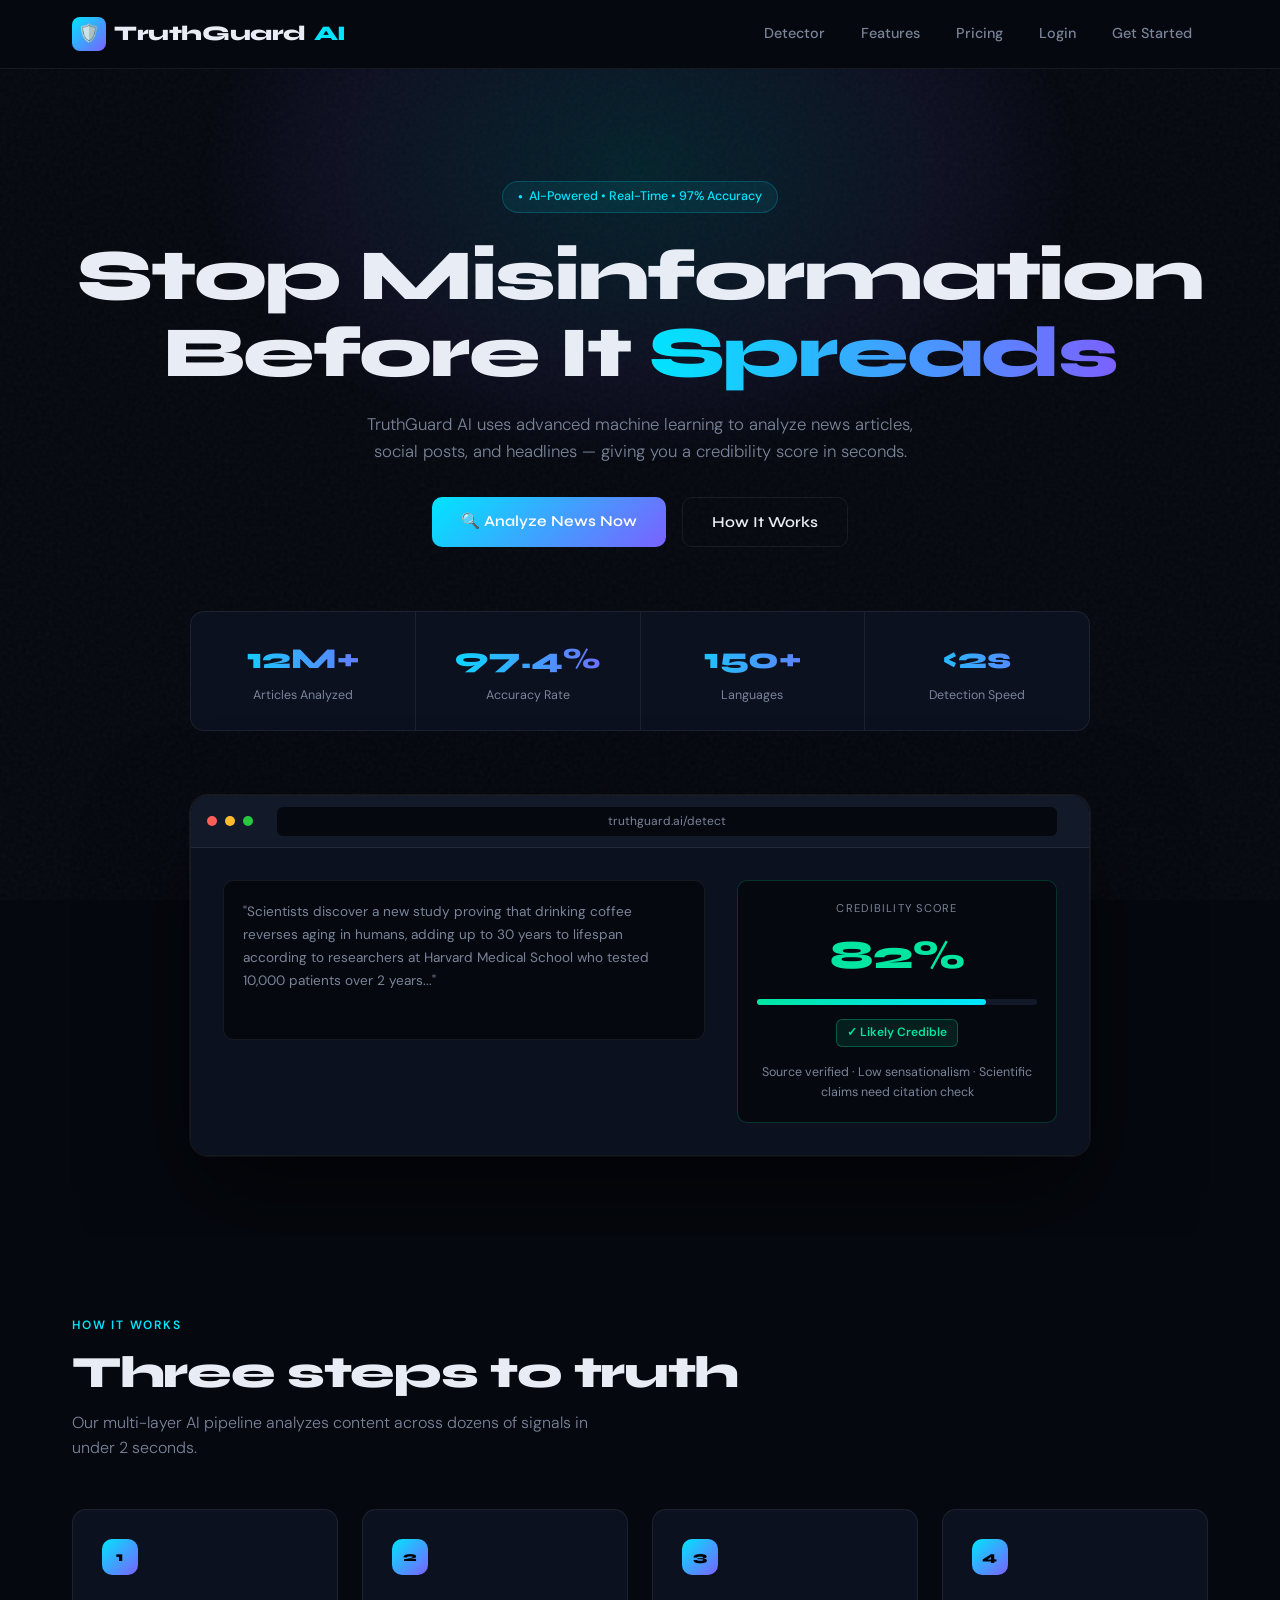
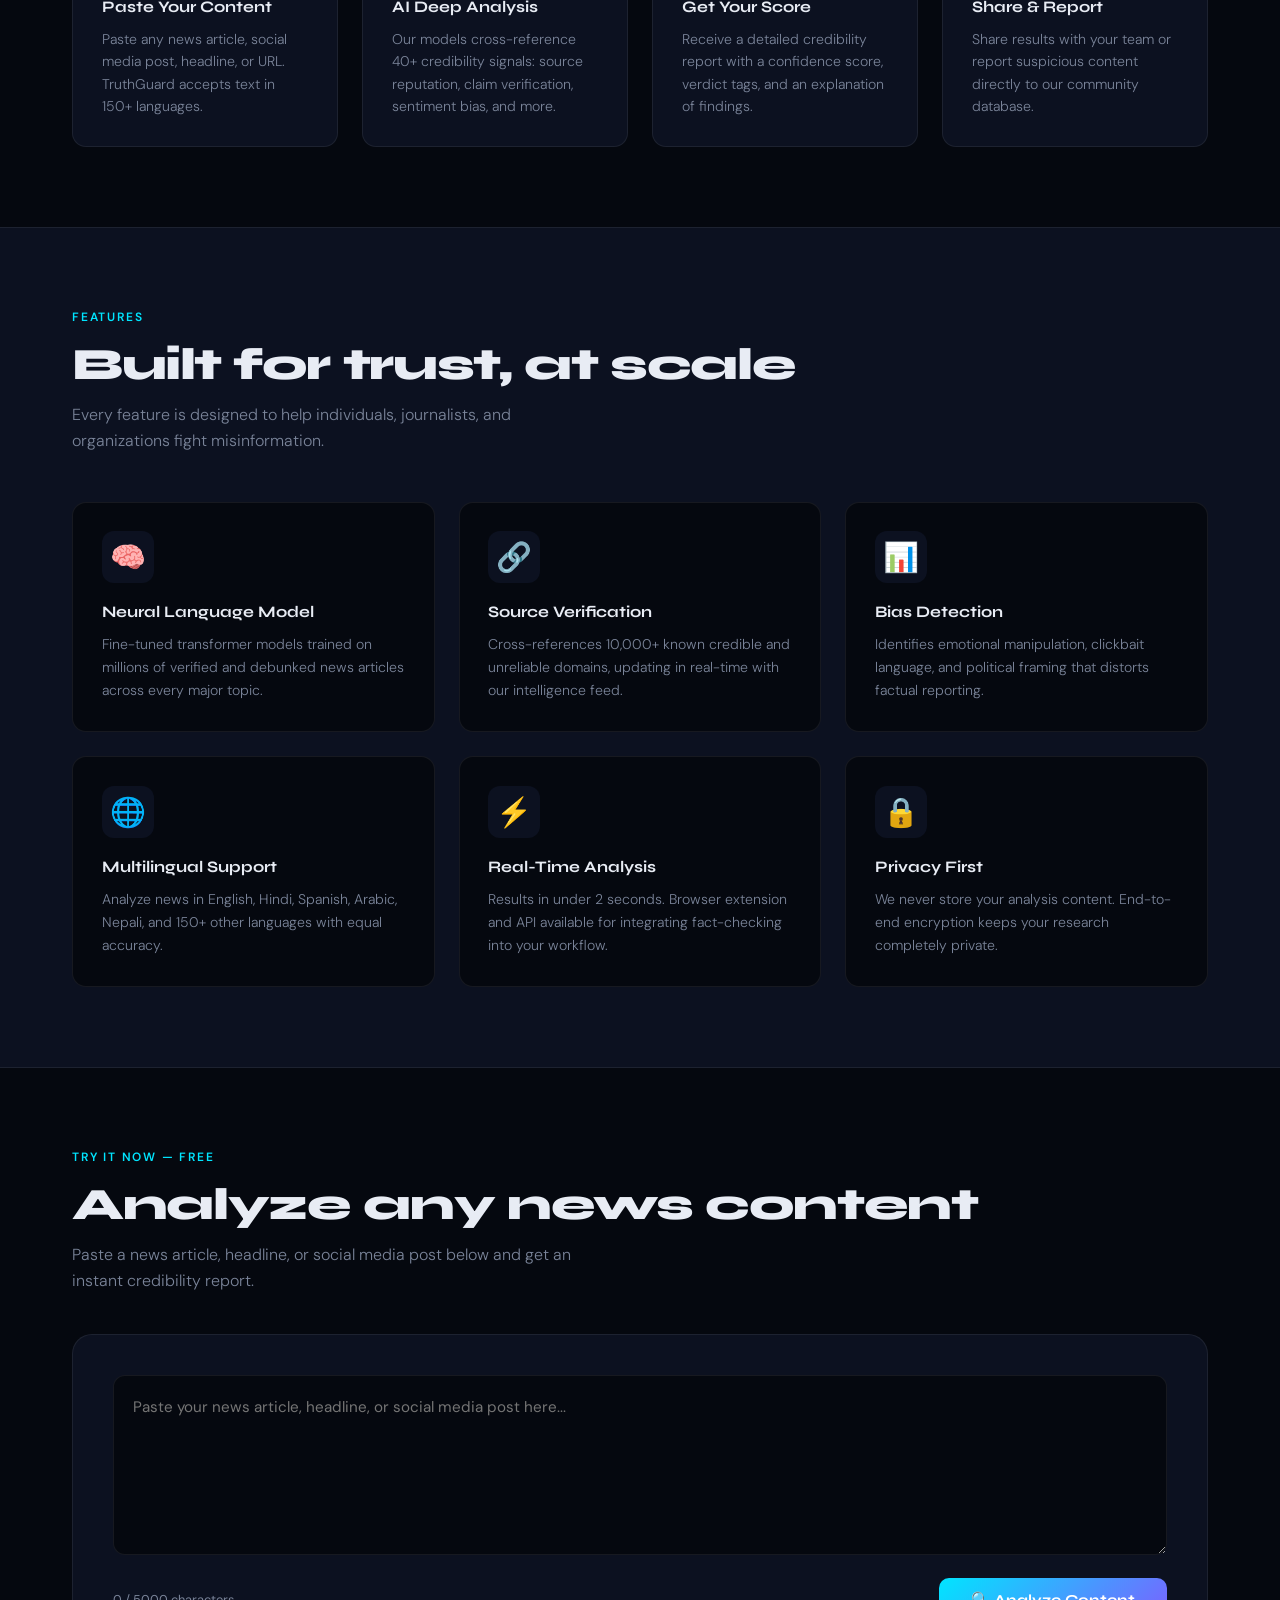
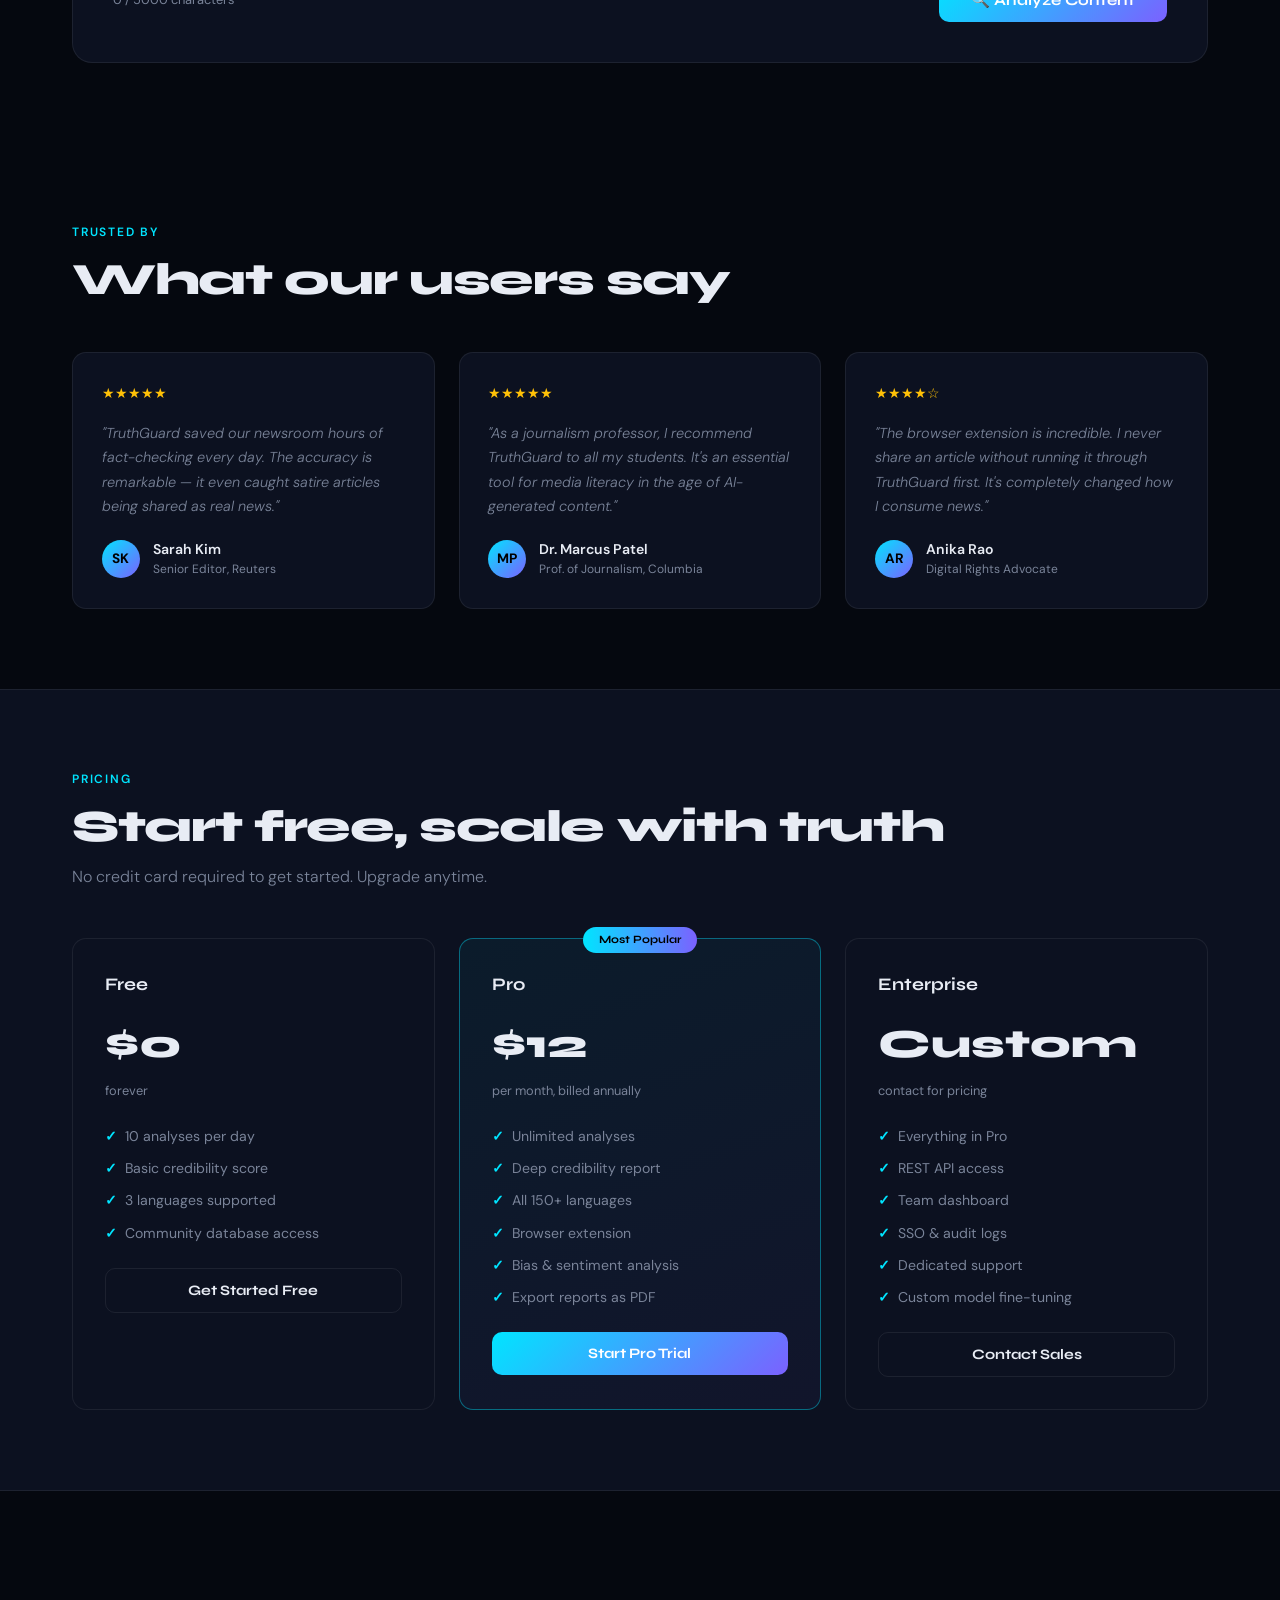
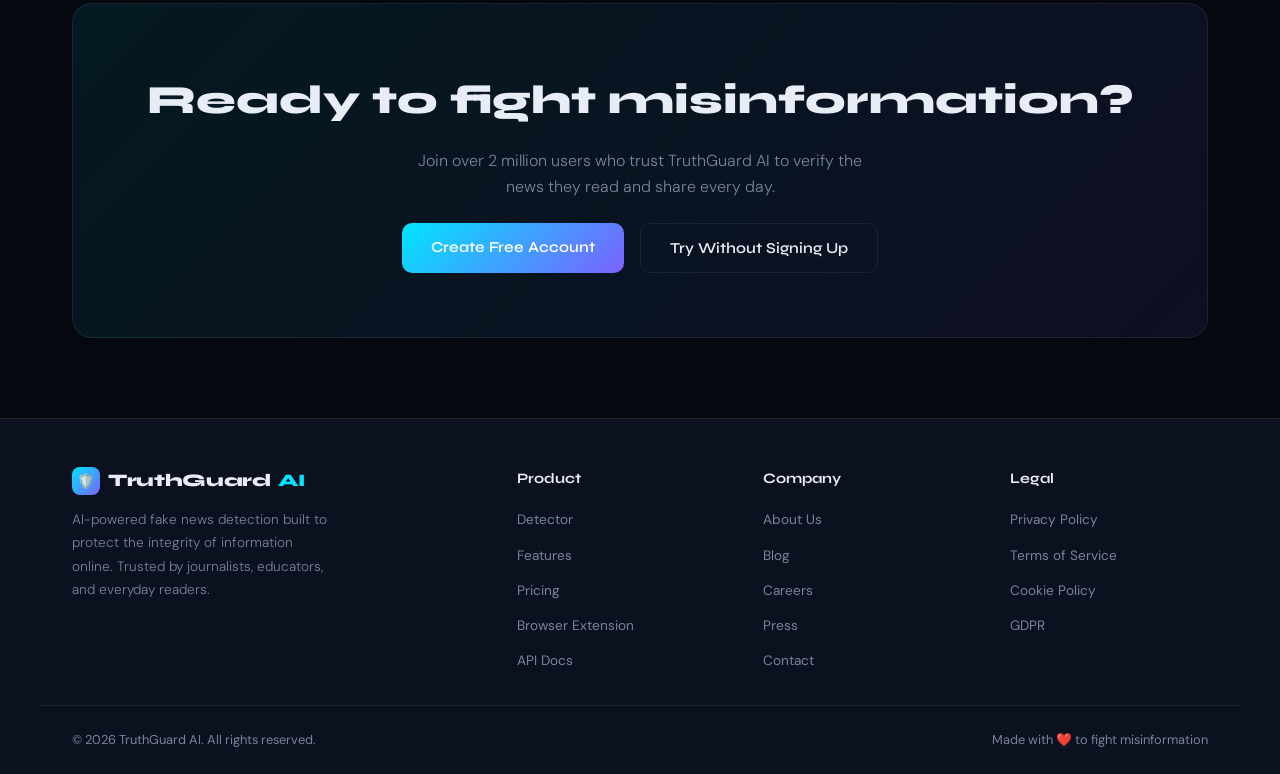
<file: index.html>
<!DOCTYPE html>
<html lang="en">
<head>
  <meta charset="UTF-8" />
  <meta name="viewport" content="width=device-width, initial-scale=1.0"/>
  <title>TruthGuard AI – Fake News Detection</title>
  <link href="https://fonts.googleapis.com/css2?family=Syne:wght@400;600;700;800&family=DM+Sans:ital,wght@0,300;0,400;0,500;1,300&display=swap" rel="stylesheet"/>
  <link rel="stylesheet" href="style.css">
 
</head>
<body>

<!-- ══ HEADER ══════════════════════════════════════════════ -->
<header>
  <nav>
    <a href="index.php" class="nav-logo">
      <div class="logo-icon">🛡️</div>
      TruthGuard<span style="color:var(--accent)">AI</span>
    </a>
    <div class="nav-links">
      <a href="#detect" class="hide-sm">Detector</a>
      <a href="#features" class="hide-sm">Features</a>
      <a href="#pricing" class="hide-sm">Pricing</a>
      <a href="/fake-news-detector/login.php/">Login</a>
      <a href="/fake-news-detector/register.php/">Get Started</a>
    </div>
  </nav>
</header>

<!-- ══ HERO ════════════════════════════════════════════════ -->
<section class="hero">
  <div class="hero-glow"></div>
  <div class="hero-badge">AI-Powered • Real-Time • 97% Accuracy</div>
  <h1>Stop Misinformation<br>Before It <span>Spreads</span></h1>
  <p class="hero-sub">TruthGuard AI uses advanced machine learning to analyze news articles, social posts, and headlines — giving you a credibility score in seconds.</p>
  <div class="hero-cta">
    <a href="#detect" class="btn-primary">🔍 Analyze News Now</a>
    <a href="#features" class="btn-ghost">How It Works</a>
  </div>

  <!-- Stats -->
  <div class="stats-bar">
    <div class="stat-item"><div class="stat-num">12M+</div><div class="stat-label">Articles Analyzed</div></div>
    <div class="stat-item"><div class="stat-num">97.4%</div><div class="stat-label">Accuracy Rate</div></div>
    <div class="stat-item"><div class="stat-num">150+</div><div class="stat-label">Languages</div></div>
    <div class="stat-item"><div class="stat-num">&lt;2s</div><div class="stat-label">Detection Speed</div></div>
  </div>

  <!-- App Preview Mockup -->
  <div class="hero-visual">
    <div class="browser-bar">
      <div class="browser-dot bd-r"></div>
      <div class="browser-dot bd-y"></div>
      <div class="browser-dot bd-g"></div>
      <div class="browser-url">truthguard.ai/detect</div>
    </div>
    <div class="app-preview">
      <textarea class="preview-textarea" readonly>"Scientists discover a new study proving that drinking coffee reverses aging in humans, adding up to 30 years to lifespan according to researchers at Harvard Medical School who tested 10,000 patients over 2 years..."</textarea>
      <div class="preview-result">
        <div class="result-label">Credibility Score</div>
        <div class="result-score">82%</div>
        <div class="result-bar-wrap"><div class="result-bar"></div></div>
        <span class="result-tag">✓ Likely Credible</span>
        <div style="margin-top:1rem;font-size:0.78rem;color:var(--muted);line-height:1.6;">Source verified · Low sensationalism · Scientific claims need citation check</div>
      </div>
    </div>
  </div>
</section>

<!-- ══ HOW IT WORKS ═════════════════════════════════════════ -->
<div id="features" style="scroll-margin-top:80px">
<div class="section">
  <div class="section-label">How It Works</div>
  <div class="section-title">Three steps to truth</div>
  <p class="section-sub">Our multi-layer AI pipeline analyzes content across dozens of signals in under 2 seconds.</p>
  <div class="steps-grid">
    <div class="step-card">
      <div class="step-num">1</div>
      <div class="step-title">Paste Your Content</div>
      <div class="step-desc">Paste any news article, social media post, headline, or URL. TruthGuard accepts text in 150+ languages.</div>
    </div>
    <div class="step-card">
      <div class="step-num">2</div>
      <div class="step-title">AI Deep Analysis</div>
      <div class="step-desc">Our models cross-reference 40+ credibility signals: source reputation, claim verification, sentiment bias, and more.</div>
    </div>
    <div class="step-card">
      <div class="step-num">3</div>
      <div class="step-title">Get Your Score</div>
      <div class="step-desc">Receive a detailed credibility report with a confidence score, verdict tags, and an explanation of findings.</div>
    </div>
    <div class="step-card">
      <div class="step-num">4</div>
      <div class="step-title">Share & Report</div>
      <div class="step-desc">Share results with your team or report suspicious content directly to our community database.</div>
    </div>
  </div>
</div>
</div>

<!-- ══ FEATURES ════════════════════════════════════════════ -->
<div class="features-bg">
<div class="section">
  <div class="section-label">Features</div>
  <div class="section-title">Built for trust, at scale</div>
  <p class="section-sub">Every feature is designed to help individuals, journalists, and organizations fight misinformation.</p>
  <div class="features-grid">
    <div class="feature-card">
      <div class="feature-icon">🧠</div>
      <div class="feature-title">Neural Language Model</div>
      <div class="feature-desc">Fine-tuned transformer models trained on millions of verified and debunked news articles across every major topic.</div>
    </div>
    <div class="feature-card">
      <div class="feature-icon">🔗</div>
      <div class="feature-title">Source Verification</div>
      <div class="feature-desc">Cross-references 10,000+ known credible and unreliable domains, updating in real-time with our intelligence feed.</div>
    </div>
    <div class="feature-card">
      <div class="feature-icon">📊</div>
      <div class="feature-title">Bias Detection</div>
      <div class="feature-desc">Identifies emotional manipulation, clickbait language, and political framing that distorts factual reporting.</div>
    </div>
    <div class="feature-card">
      <div class="feature-icon">🌐</div>
      <div class="feature-title">Multilingual Support</div>
      <div class="feature-desc">Analyze news in English, Hindi, Spanish, Arabic, Nepali, and 150+ other languages with equal accuracy.</div>
    </div>
    <div class="feature-card">
      <div class="feature-icon">⚡</div>
      <div class="feature-title">Real-Time Analysis</div>
      <div class="feature-desc">Results in under 2 seconds. Browser extension and API available for integrating fact-checking into your workflow.</div>
    </div>
    <div class="feature-card">
      <div class="feature-icon">🔒</div>
      <div class="feature-title">Privacy First</div>
      <div class="feature-desc">We never store your analysis content. End-to-end encryption keeps your research completely private.</div>
    </div>
  </div>
</div>
</div>

<!-- ══ DETECTION TOOL ═══════════════════════════════════════ -->
<div id="detect">
<div class="section">
  <div class="section-label">Try It Now — Free</div>
  <div class="section-title">Analyze any news content</div>
  <p class="section-sub">Paste a news article, headline, or social media post below and get an instant credibility report.</p>

  <div class="tool-wrap">
    <textarea class="tool-textarea" id="newsInput" placeholder="Paste your news article, headline, or social media post here..." oninput="updateCount()"></textarea>
    <div class="tool-actions">
      <span class="char-count" id="charCount">0 / 5000 characters</span>
      <button class="btn-analyze" id="analyzeBtn" onclick="analyzeNews()">
        <span class="spinner" id="spinner"></span>
        <span id="btnText">🔍 Analyze Content</span>
      </button>
    </div>

    <div class="result-panel" id="resultPanel">
      <div class="result-header">
        <div>
          <div style="font-size:0.75rem;color:var(--muted);text-transform:uppercase;letter-spacing:.1em;margin-bottom:0.4rem;">Verdict</div>
          <div class="result-verdict" id="resultVerdict">Likely Credible</div>
        </div>
        <div class="confidence-wrap">
          <div class="confidence-label">Confidence</div>
          <div class="confidence-val" id="resultConfidence">84%</div>
        </div>
      </div>
      <div class="meter"><div class="meter-fill" id="meterFill" style="width:0%"></div></div>
      <div class="result-tags" id="resultTags"></div>
      <div class="result-summary" id="resultSummary"></div>
    </div>
  </div>
</div>
</div>

<!-- ══ TESTIMONIALS ════════════════════════════════════════ -->
<div class="section">
  <div class="section-label">Trusted By</div>
  <div class="section-title">What our users say</div>
  <div class="testimonials-grid">
    <div class="testi-card">
      <div class="stars">★★★★★</div>
      <div class="testi-text">"TruthGuard saved our newsroom hours of fact-checking every day. The accuracy is remarkable — it even caught satire articles being shared as real news."</div>
      <div class="testi-author">
        <div class="testi-avatar">SK</div>
        <div><div class="testi-name">Sarah Kim</div><div class="testi-role">Senior Editor, Reuters</div></div>
      </div>
    </div>
    <div class="testi-card">
      <div class="stars">★★★★★</div>
      <div class="testi-text">"As a journalism professor, I recommend TruthGuard to all my students. It's an essential tool for media literacy in the age of AI-generated content."</div>
      <div class="testi-author">
        <div class="testi-avatar">MP</div>
        <div><div class="testi-name">Dr. Marcus Patel</div><div class="testi-role">Prof. of Journalism, Columbia</div></div>
      </div>
    </div>
    <div class="testi-card">
      <div class="stars">★★★★☆</div>
      <div class="testi-text">"The browser extension is incredible. I never share an article without running it through TruthGuard first. It's completely changed how I consume news."</div>
      <div class="testi-author">
        <div class="testi-avatar">AR</div>
        <div><div class="testi-name">Anika Rao</div><div class="testi-role">Digital Rights Advocate</div></div>
      </div>
    </div>
  </div>
</div>

<!-- ══ PRICING ═════════════════════════════════════════════ -->
<div id="pricing" style="scroll-margin-top:80px">
<div class="features-bg">
<div class="section">
  <div class="section-label">Pricing</div>
  <div class="section-title">Start free, scale with truth</div>
  <p class="section-sub">No credit card required to get started. Upgrade anytime.</p>
  <div class="pricing-grid">
    <div class="price-card">
      <div class="price-name">Free</div>
      <div class="price-val">$0</div>
      <div class="price-period">forever</div>
      <ul class="price-features">
        <li>10 analyses per day</li>
        <li>Basic credibility score</li>
        <li>3 languages supported</li>
        <li>Community database access</li>
      </ul>
      <button class="btn-plan btn-plan-outline" onclick="window.location='register.html'">Get Started Free</button>
    </div>
    <div class="price-card featured">
      <div class="price-badge">Most Popular</div>
      <div class="price-name">Pro</div>
      <div class="price-val">$12</div>
      <div class="price-period">per month, billed annually</div>
      <ul class="price-features">
        <li>Unlimited analyses</li>
        <li>Deep credibility report</li>
        <li>All 150+ languages</li>
        <li>Browser extension</li>
        <li>Bias & sentiment analysis</li>
        <li>Export reports as PDF</li>
      </ul>
      <button class="btn-plan btn-plan-fill" onclick="window.location='register.html'">Start Pro Trial</button>
    </div>
    <div class="price-card">
      <div class="price-name">Enterprise</div>
      <div class="price-val">Custom</div>
      <div class="price-period">contact for pricing</div>
      <ul class="price-features">
        <li>Everything in Pro</li>
        <li>REST API access</li>
        <li>Team dashboard</li>
        <li>SSO & audit logs</li>
        <li>Dedicated support</li>
        <li>Custom model fine-tuning</li>
      </ul>
      <button class="btn-plan btn-plan-outline">Contact Sales</button>
    </div>
  </div>
</div>
</div>
</div>

<!-- ══ CTA BANNER ══════════════════════════════════════════ -->
<div class="section">
  <div class="cta-banner">
    <h2>Ready to fight misinformation?</h2>
    <p>Join over 2 million users who trust TruthGuard AI to verify the news they read and share every day.</p>
    <div style="display:flex;gap:1rem;justify-content:center;flex-wrap:wrap;margin-top:1.5rem">
      <a href="register.html" class="btn-primary">Create Free Account</a>
      <a href="#detect" class="btn-ghost">Try Without Signing Up</a>
    </div>
  </div>
</div>

<!-- ══ FOOTER ══════════════════════════════════════════════ -->
<footer>
  <div class="footer-inner">
    <div class="footer-brand">
      <div class="nav-logo">
        <div class="logo-icon" style="width:28px;height:28px;font-size:0.9rem;">🛡️</div>
        TruthGuard<span style="color:var(--accent)">AI</span>
      </div>
      <p>AI-powered fake news detection built to protect the integrity of information online. Trusted by journalists, educators, and everyday readers.</p>
    </div>
    <div class="footer-col">
      <h4>Product</h4>
      <ul>
        <li><a href="#detect">Detector</a></li>
        <li><a href="#features">Features</a></li>
        <li><a href="#pricing">Pricing</a></li>
        <li><a href="#">Browser Extension</a></li>
        <li><a href="#">API Docs</a></li>
      </ul>
    </div>
    <div class="footer-col">
      <h4>Company</h4>
      <ul>
        <li><a href="#">About Us</a></li>
        <li><a href="#">Blog</a></li>
        <li><a href="#">Careers</a></li>
        <li><a href="#">Press</a></li>
        <li><a href="#">Contact</a></li>
      </ul>
    </div>
    <div class="footer-col">
      <h4>Legal</h4>
      <ul>
        <li><a href="#">Privacy Policy</a></li>
        <li><a href="#">Terms of Service</a></li>
        <li><a href="#">Cookie Policy</a></li>
        <li><a href="#">GDPR</a></li>
      </ul>
    </div>
  </div>
  <div class="footer-bottom">
    <span>© 2026 TruthGuard AI. All rights reserved.</span>
    <span style="color:var(--muted)">Made with ❤️ to fight misinformation</span>
  </div>
</footer>

<script>
  function updateCount(){
    const v=document.getElementById('newsInput').value;
    document.getElementById('charCount').textContent=v.length+' / 5000 characters';
  }

  function analyzeNews(){
    const text=document.getElementById('newsInput').value.trim();
    if(!text){ alert('Please paste some news content first.'); return; }

    const btn=document.getElementById('analyzeBtn');
    const spinner=document.getElementById('spinner');
    const btnText=document.getElementById('btnText');
    btn.disabled=true; spinner.style.display='block'; btnText.textContent='Analyzing...';

    setTimeout(()=>{
      spinner.style.display='none'; btnText.textContent='🔍 Analyze Content'; btn.disabled=false;
      showResult(text);
    },2000);
  }

  function showResult(data){
    let resultDiv = document.getElementById("result");

    let verdict = data.result == 1 ? "Real News ✅" : "Fake News ❌";
    let color = data.result == 1 ? "green" : "red";
    let confidence = (data.confidence * 100).toFixed(2);

    resultDiv.innerHTML = `
        <h2 style="color:${color};">${verdict}</h2>
        <p>Confidence: ${confidence}%</p>
    `;
}
</script>
</body>
</html>
</file>
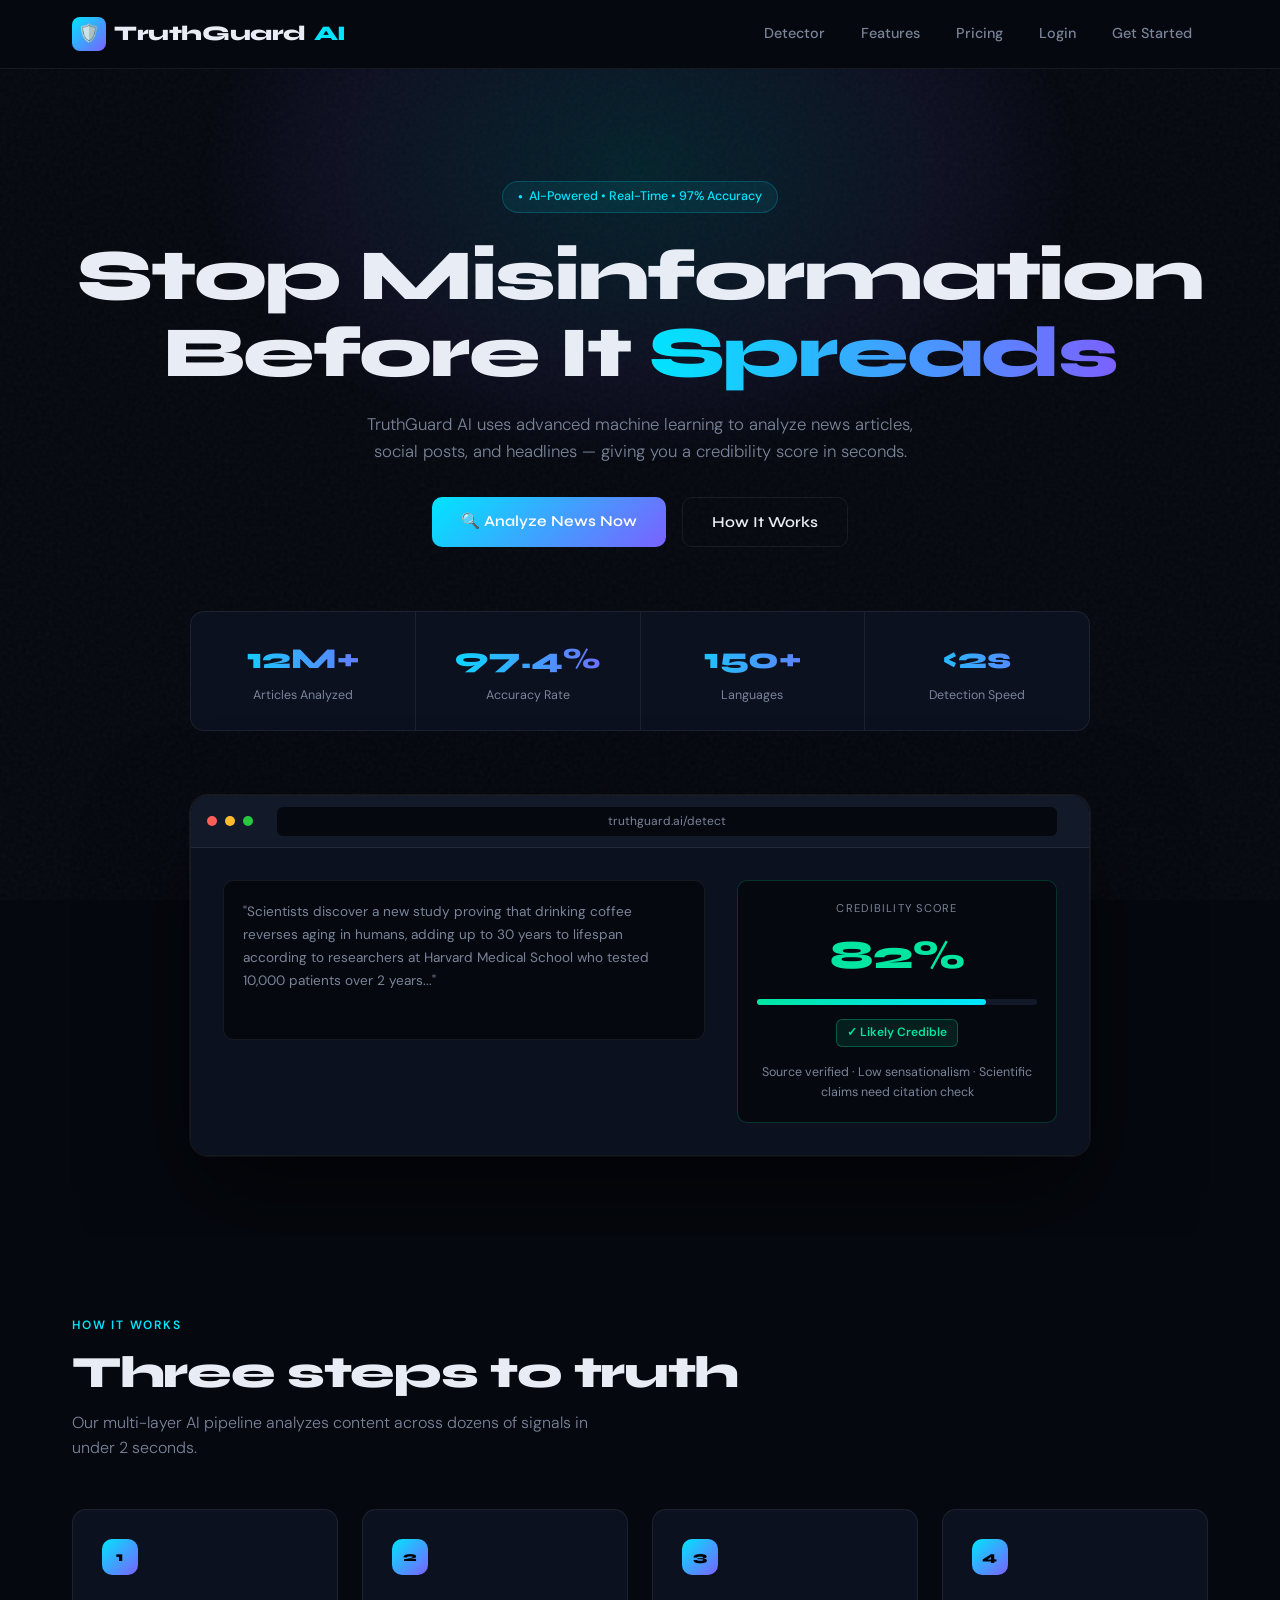
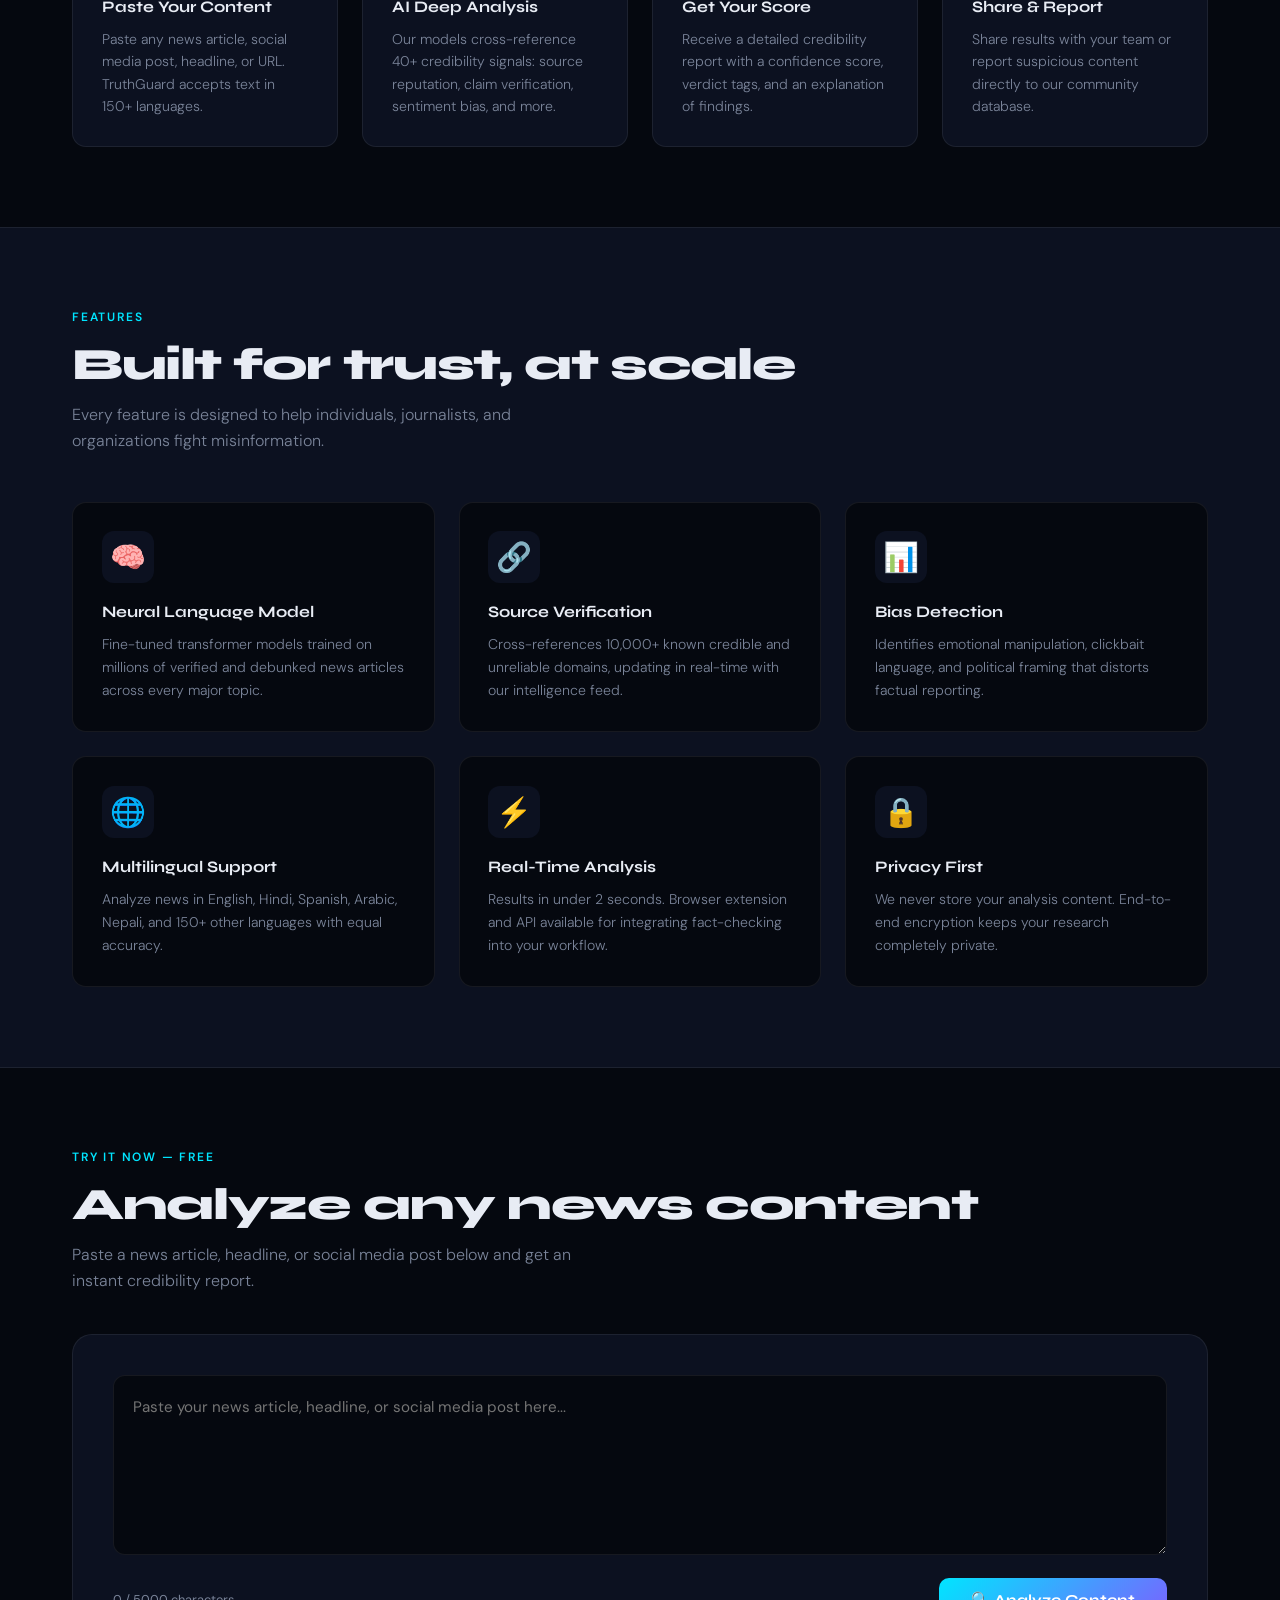
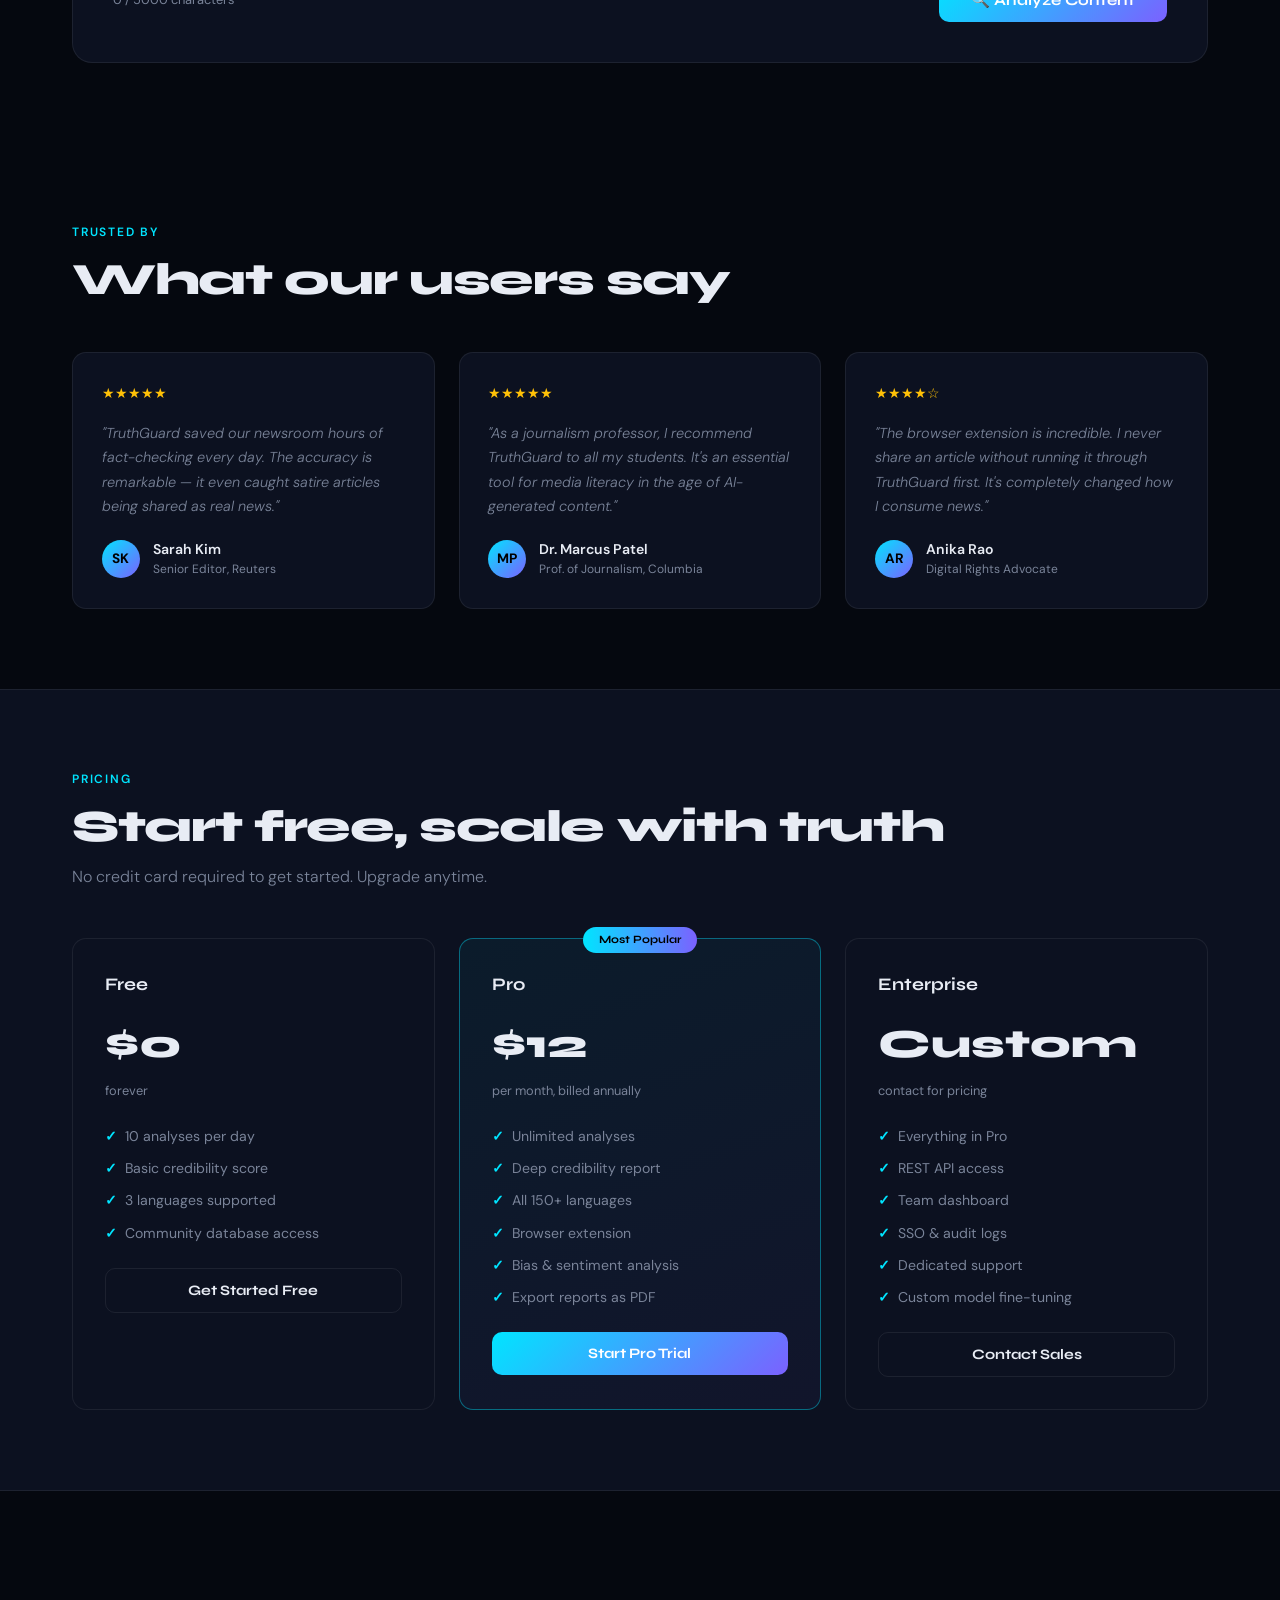
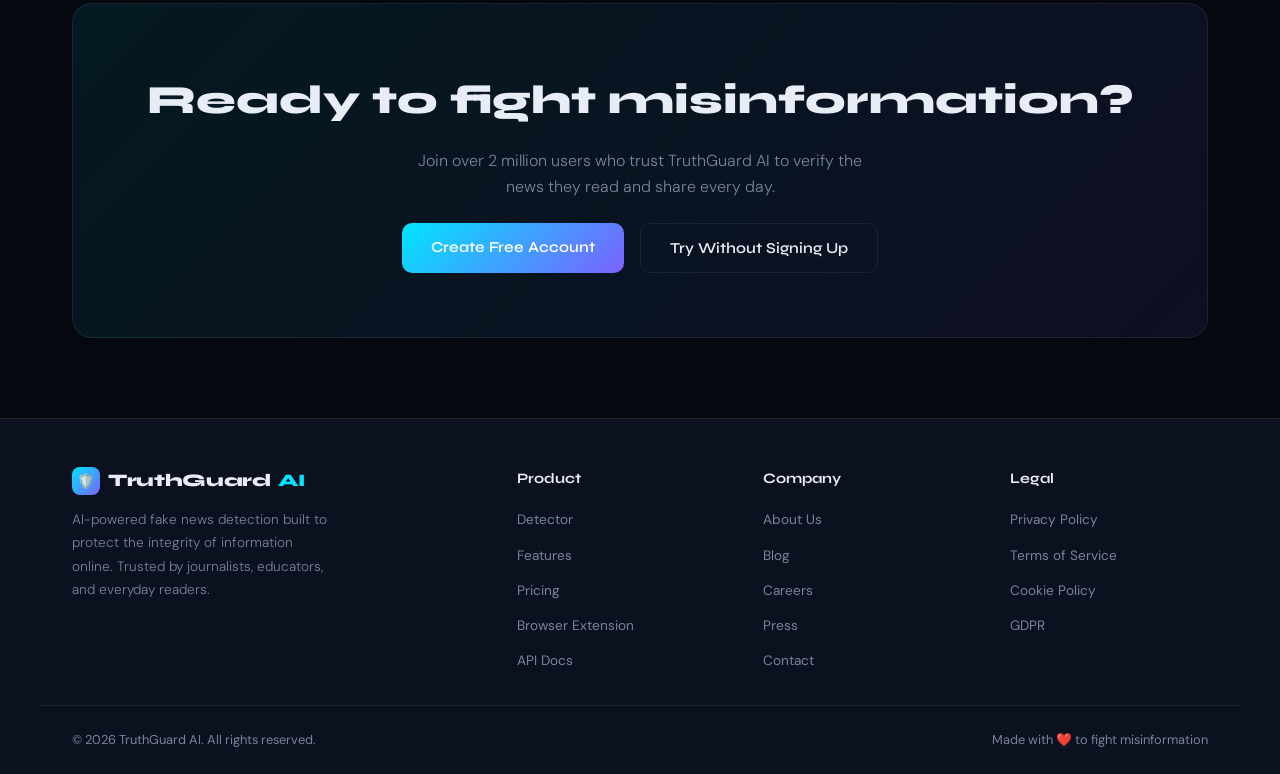
<file: php/index.html>
<!DOCTYPE html>
<html lang="en">
<head>
  <meta charset="UTF-8" />
  <meta name="viewport" content="width=device-width, initial-scale=1.0"/>
  <title>TruthGuard AI – Fake News Detection</title>
  <link href="https://fonts.googleapis.com/css2?family=Syne:wght@400;600;700;800&family=DM+Sans:ital,wght@0,300;0,400;0,500;1,300&display=swap" rel="stylesheet"/>
  <link rel="stylesheet" href="style.css">
 
</head>
<body>

<!-- ══ HEADER ══════════════════════════════════════════════ -->
<header>
  <nav>
    <a href="index.html" class="nav-logo">
      <div class="logo-icon">🛡️</div>
      TruthGuard<span style="color:var(--accent)">AI</span>
    </a>
    <div class="nav-links">
      <a href="#detect" class="hide-sm">Detector</a>
      <a href="#features" class="hide-sm">Features</a>
      <a href="#pricing" class="hide-sm">Pricing</a>
      <a href="http://localhost/fake-news-detector/php/login.php/">Login</a>
      <a href="http://localhost/fake-news-detector/php/register.php/">Get Started</a>
    </div>
  </nav>
</header>

<!-- ══ HERO ════════════════════════════════════════════════ -->
<section class="hero">
  <div class="hero-glow"></div>
  <div class="hero-badge">AI-Powered • Real-Time • 97% Accuracy</div>
  <h1>Stop Misinformation<br>Before It <span>Spreads</span></h1>
  <p class="hero-sub">TruthGuard AI uses advanced machine learning to analyze news articles, social posts, and headlines — giving you a credibility score in seconds.</p>
  <div class="hero-cta">
    <a href="#detect" class="btn-primary">🔍 Analyze News Now</a>
    <a href="#features" class="btn-ghost">How It Works</a>
  </div>

  <!-- Stats -->
  <div class="stats-bar">
    <div class="stat-item"><div class="stat-num">12M+</div><div class="stat-label">Articles Analyzed</div></div>
    <div class="stat-item"><div class="stat-num">97.4%</div><div class="stat-label">Accuracy Rate</div></div>
    <div class="stat-item"><div class="stat-num">150+</div><div class="stat-label">Languages</div></div>
    <div class="stat-item"><div class="stat-num">&lt;2s</div><div class="stat-label">Detection Speed</div></div>
  </div>

  <!-- App Preview Mockup -->
  <div class="hero-visual">
    <div class="browser-bar">
      <div class="browser-dot bd-r"></div>
      <div class="browser-dot bd-y"></div>
      <div class="browser-dot bd-g"></div>
      <div class="browser-url">truthguard.ai/detect</div>
    </div>
    <div class="app-preview">
      <textarea class="preview-textarea" readonly>"Scientists discover a new study proving that drinking coffee reverses aging in humans, adding up to 30 years to lifespan according to researchers at Harvard Medical School who tested 10,000 patients over 2 years..."</textarea>
      <div class="preview-result">
        <div class="result-label">Credibility Score</div>
        <div class="result-score">82%</div>
        <div class="result-bar-wrap"><div class="result-bar"></div></div>
        <span class="result-tag">✓ Likely Credible</span>
        <div style="margin-top:1rem;font-size:0.78rem;color:var(--muted);line-height:1.6;">Source verified · Low sensationalism · Scientific claims need citation check</div>
      </div>
    </div>
  </div>
</section>

<!-- ══ HOW IT WORKS ═════════════════════════════════════════ -->
<div id="features" style="scroll-margin-top:80px">
<div class="section">
  <div class="section-label">How It Works</div>
  <div class="section-title">Three steps to truth</div>
  <p class="section-sub">Our multi-layer AI pipeline analyzes content across dozens of signals in under 2 seconds.</p>
  <div class="steps-grid">
    <div class="step-card">
      <div class="step-num">1</div>
      <div class="step-title">Paste Your Content</div>
      <div class="step-desc">Paste any news article, social media post, headline, or URL. TruthGuard accepts text in 150+ languages.</div>
    </div>
    <div class="step-card">
      <div class="step-num">2</div>
      <div class="step-title">AI Deep Analysis</div>
      <div class="step-desc">Our models cross-reference 40+ credibility signals: source reputation, claim verification, sentiment bias, and more.</div>
    </div>
    <div class="step-card">
      <div class="step-num">3</div>
      <div class="step-title">Get Your Score</div>
      <div class="step-desc">Receive a detailed credibility report with a confidence score, verdict tags, and an explanation of findings.</div>
    </div>
    <div class="step-card">
      <div class="step-num">4</div>
      <div class="step-title">Share & Report</div>
      <div class="step-desc">Share results with your team or report suspicious content directly to our community database.</div>
    </div>
  </div>
</div>
</div>

<!-- ══ FEATURES ════════════════════════════════════════════ -->
<div class="features-bg">
<div class="section">
  <div class="section-label">Features</div>
  <div class="section-title">Built for trust, at scale</div>
  <p class="section-sub">Every feature is designed to help individuals, journalists, and organizations fight misinformation.</p>
  <div class="features-grid">
    <div class="feature-card">
      <div class="feature-icon">🧠</div>
      <div class="feature-title">Neural Language Model</div>
      <div class="feature-desc">Fine-tuned transformer models trained on millions of verified and debunked news articles across every major topic.</div>
    </div>
    <div class="feature-card">
      <div class="feature-icon">🔗</div>
      <div class="feature-title">Source Verification</div>
      <div class="feature-desc">Cross-references 10,000+ known credible and unreliable domains, updating in real-time with our intelligence feed.</div>
    </div>
    <div class="feature-card">
      <div class="feature-icon">📊</div>
      <div class="feature-title">Bias Detection</div>
      <div class="feature-desc">Identifies emotional manipulation, clickbait language, and political framing that distorts factual reporting.</div>
    </div>
    <div class="feature-card">
      <div class="feature-icon">🌐</div>
      <div class="feature-title">Multilingual Support</div>
      <div class="feature-desc">Analyze news in English, Hindi, Spanish, Arabic, Nepali, and 150+ other languages with equal accuracy.</div>
    </div>
    <div class="feature-card">
      <div class="feature-icon">⚡</div>
      <div class="feature-title">Real-Time Analysis</div>
      <div class="feature-desc">Results in under 2 seconds. Browser extension and API available for integrating fact-checking into your workflow.</div>
    </div>
    <div class="feature-card">
      <div class="feature-icon">🔒</div>
      <div class="feature-title">Privacy First</div>
      <div class="feature-desc">We never store your analysis content. End-to-end encryption keeps your research completely private.</div>
    </div>
  </div>
</div>
</div>

<!-- ══ DETECTION TOOL ═══════════════════════════════════════ -->
<div id="detect">
<div class="section">
  <div class="section-label">Try It Now — Free</div>
  <div class="section-title">Analyze any news content</div>
  <p class="section-sub">Paste a news article, headline, or social media post below and get an instant credibility report.</p>

  <div class="tool-wrap">
    <textarea class="tool-textarea" id="newsInput" placeholder="Paste your news article, headline, or social media post here..." oninput="updateCount()"></textarea>
    <div class="tool-actions">
      <span class="char-count" id="charCount">0 / 5000 characters</span>
      <button class="btn-analyze" id="analyzeBtn" onclick="analyzeNews()">
        <span class="spinner" id="spinner"></span>
        <span id="btnText">🔍 Analyze Content</span>
      </button>
    </div>

    <div class="result-panel" id="resultPanel">
      <div class="result-header">
        <div>
          <div style="font-size:0.75rem;color:var(--muted);text-transform:uppercase;letter-spacing:.1em;margin-bottom:0.4rem;">Verdict</div>
          <div class="result-verdict" id="resultVerdict">Likely Credible</div>
        </div>
        <div class="confidence-wrap">
          <div class="confidence-label">Confidence</div>
          <div class="confidence-val" id="resultConfidence">84%</div>
        </div>
      </div>
      <div class="meter"><div class="meter-fill" id="meterFill" style="width:0%"></div></div>
      <div class="result-tags" id="resultTags"></div>
      <div class="result-summary" id="resultSummary"></div>
    </div>
  </div>
</div>
</div>

<!-- ══ TESTIMONIALS ════════════════════════════════════════ -->
<div class="section">
  <div class="section-label">Trusted By</div>
  <div class="section-title">What our users say</div>
  <div class="testimonials-grid">
    <div class="testi-card">
      <div class="stars">★★★★★</div>
      <div class="testi-text">"TruthGuard saved our newsroom hours of fact-checking every day. The accuracy is remarkable — it even caught satire articles being shared as real news."</div>
      <div class="testi-author">
        <div class="testi-avatar">SK</div>
        <div><div class="testi-name">Sarah Kim</div><div class="testi-role">Senior Editor, Reuters</div></div>
      </div>
    </div>
    <div class="testi-card">
      <div class="stars">★★★★★</div>
      <div class="testi-text">"As a journalism professor, I recommend TruthGuard to all my students. It's an essential tool for media literacy in the age of AI-generated content."</div>
      <div class="testi-author">
        <div class="testi-avatar">MP</div>
        <div><div class="testi-name">Dr. Marcus Patel</div><div class="testi-role">Prof. of Journalism, Columbia</div></div>
      </div>
    </div>
    <div class="testi-card">
      <div class="stars">★★★★☆</div>
      <div class="testi-text">"The browser extension is incredible. I never share an article without running it through TruthGuard first. It's completely changed how I consume news."</div>
      <div class="testi-author">
        <div class="testi-avatar">AR</div>
        <div><div class="testi-name">Anika Rao</div><div class="testi-role">Digital Rights Advocate</div></div>
      </div>
    </div>
  </div>
</div>

<!-- ══ PRICING ═════════════════════════════════════════════ -->
<div id="pricing" style="scroll-margin-top:80px">
<div class="features-bg">
<div class="section">
  <div class="section-label">Pricing</div>
  <div class="section-title">Start free, scale with truth</div>
  <p class="section-sub">No credit card required to get started. Upgrade anytime.</p>
  <div class="pricing-grid">
    <div class="price-card">
      <div class="price-name">Free</div>
      <div class="price-val">$0</div>
      <div class="price-period">forever</div>
      <ul class="price-features">
        <li>10 analyses per day</li>
        <li>Basic credibility score</li>
        <li>3 languages supported</li>
        <li>Community database access</li>
      </ul>
      <button class="btn-plan btn-plan-outline" onclick="window.location='register.html'">Get Started Free</button>
    </div>
    <div class="price-card featured">
      <div class="price-badge">Most Popular</div>
      <div class="price-name">Pro</div>
      <div class="price-val">$12</div>
      <div class="price-period">per month, billed annually</div>
      <ul class="price-features">
        <li>Unlimited analyses</li>
        <li>Deep credibility report</li>
        <li>All 150+ languages</li>
        <li>Browser extension</li>
        <li>Bias & sentiment analysis</li>
        <li>Export reports as PDF</li>
      </ul>
      <button class="btn-plan btn-plan-fill" onclick="window.location='register.html'">Start Pro Trial</button>
    </div>
    <div class="price-card">
      <div class="price-name">Enterprise</div>
      <div class="price-val">Custom</div>
      <div class="price-period">contact for pricing</div>
      <ul class="price-features">
        <li>Everything in Pro</li>
        <li>REST API access</li>
        <li>Team dashboard</li>
        <li>SSO & audit logs</li>
        <li>Dedicated support</li>
        <li>Custom model fine-tuning</li>
      </ul>
      <button class="btn-plan btn-plan-outline">Contact Sales</button>
    </div>
  </div>
</div>
</div>
</div>

<!-- ══ CTA BANNER ══════════════════════════════════════════ -->
<div class="section">
  <div class="cta-banner">
    <h2>Ready to fight misinformation?</h2>
    <p>Join over 2 million users who trust TruthGuard AI to verify the news they read and share every day.</p>
    <div style="display:flex;gap:1rem;justify-content:center;flex-wrap:wrap;margin-top:1.5rem">
      <a href="register.html" class="btn-primary">Create Free Account</a>
      <a href="#detect" class="btn-ghost">Try Without Signing Up</a>
    </div>
  </div>
</div>

<!-- ══ FOOTER ══════════════════════════════════════════════ -->
<footer>
  <div class="footer-inner">
    <div class="footer-brand">
      <div class="nav-logo">
        <div class="logo-icon" style="width:28px;height:28px;font-size:0.9rem;">🛡️</div>
        TruthGuard<span style="color:var(--accent)">AI</span>
      </div>
      <p>AI-powered fake news detection built to protect the integrity of information online. Trusted by journalists, educators, and everyday readers.</p>
    </div>
    <div class="footer-col">
      <h4>Product</h4>
      <ul>
        <li><a href="#detect">Detector</a></li>
        <li><a href="#features">Features</a></li>
        <li><a href="#pricing">Pricing</a></li>
        <li><a href="#">Browser Extension</a></li>
        <li><a href="#">API Docs</a></li>
      </ul>
    </div>
    <div class="footer-col">
      <h4>Company</h4>
      <ul>
        <li><a href="#">About Us</a></li>
        <li><a href="#">Blog</a></li>
        <li><a href="#">Careers</a></li>
        <li><a href="#">Press</a></li>
        <li><a href="#">Contact</a></li>
      </ul>
    </div>
    <div class="footer-col">
      <h4>Legal</h4>
      <ul>
        <li><a href="#">Privacy Policy</a></li>
        <li><a href="#">Terms of Service</a></li>
        <li><a href="#">Cookie Policy</a></li>
        <li><a href="#">GDPR</a></li>
      </ul>
    </div>
  </div>
  <div class="footer-bottom">
    <span>© 2026 TruthGuard AI. All rights reserved.</span>
    <span style="color:var(--muted)">Made with ❤️ to fight misinformation</span>
  </div>
</footer>

<script>
  function updateCount(){
    const v=document.getElementById('newsInput').value;
    document.getElementById('charCount').textContent=v.length+' / 5000 characters';
  }

  function analyzeNews(){
    const text=document.getElementById('newsInput').value.trim();
    if(!text){ alert('Please paste some news content first.'); return; }

    const btn=document.getElementById('analyzeBtn');
    const spinner=document.getElementById('spinner');
    const btnText=document.getElementById('btnText');
    btn.disabled=true; spinner.style.display='block'; btnText.textContent='Analyzing...';

    setTimeout(()=>{
      spinner.style.display='none'; btnText.textContent='🔍 Analyze Content'; btn.disabled=false;
      showResult(text);
    },2000);
  }

  function showResult(data){
    let resultDiv = document.getElementById("result");

    let verdict = data.result == 1 ? "Real News ✅" : "Fake News ❌";
    let color = data.result == 1 ? "green" : "red";
    let confidence = (data.confidence * 100).toFixed(2);

    resultDiv.innerHTML = `
        <h2 style="color:${color};">${verdict}</h2>
        <p>Confidence: ${confidence}%</p>
    `;
}
</script>
</body>
</html>
</file>
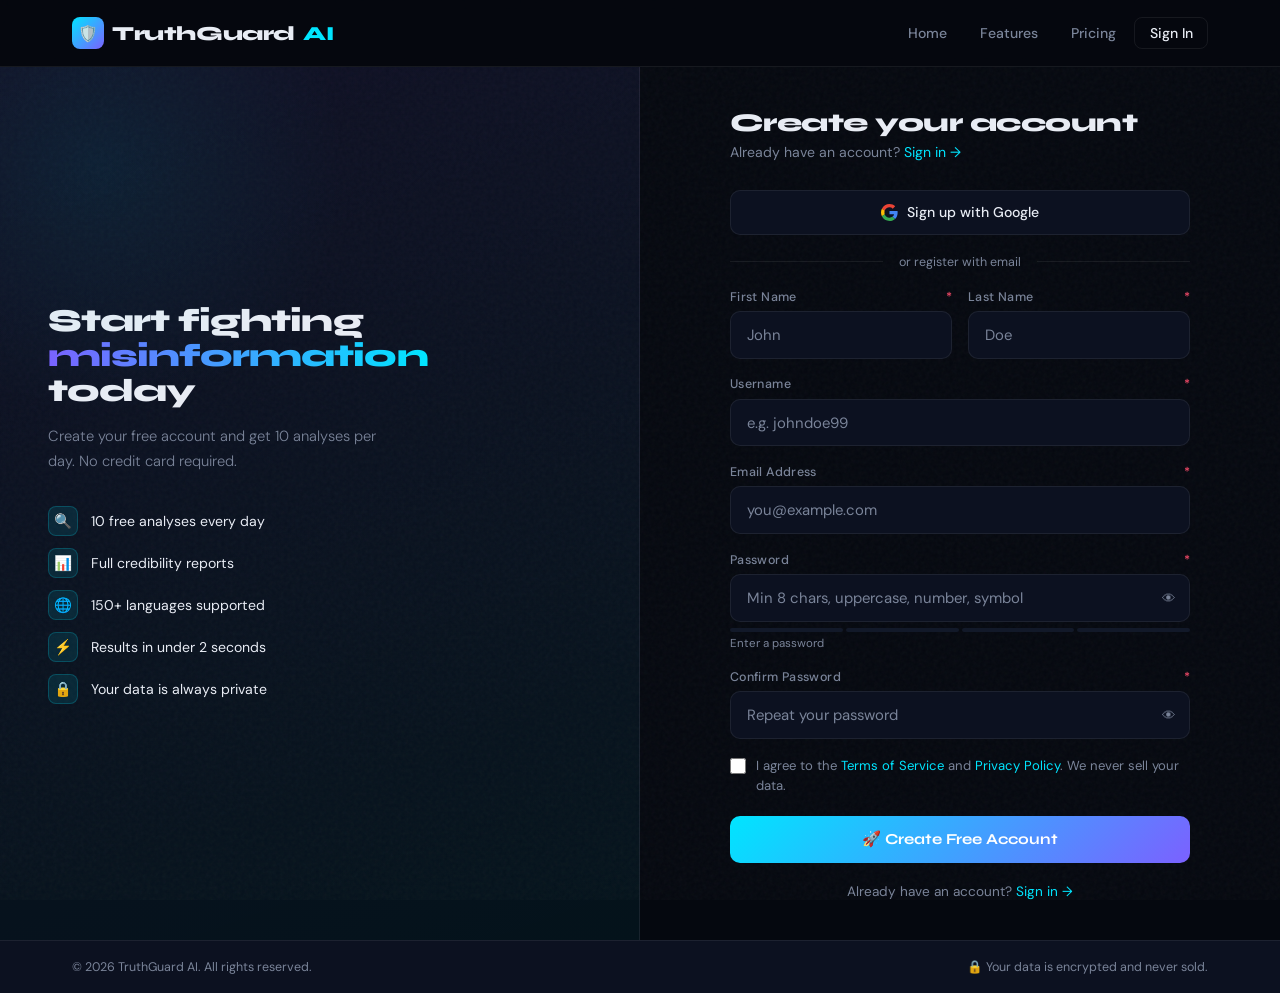
<file: register.html>
<!DOCTYPE html>
<html lang="en">
<head>
  <meta charset="UTF-8"/>
  <meta name="viewport" content="width=device-width, initial-scale=1.0"/>
  <title>Register – TruthGuard AI</title>
  <link href="https://fonts.googleapis.com/css2?family=Syne:wght@400;600;700;800&family=DM+Sans:wght@300;400;500&display=swap" rel="stylesheet"/>
  <style>
    /* ── Design Tokens ─────────────────────────────────── */
    :root {
      --bg:#05080f; --surface:#0c1120; --surface2:#121929;
      --border:rgba(255,255,255,0.07);
      --accent:#00e5ff; --accent2:#7b61ff;
      --danger:#ff4d6d; --safe:#00e5a0; --warn:#ffc107;
      --text:#e8ecf4; --muted:#7a8499;
      --font-head:'Syne',sans-serif;
      --font-body:'DM Sans',sans-serif;
      --t:0.22s cubic-bezier(.4,0,.2,1);
    }
    *,*::before,*::after { box-sizing:border-box; margin:0; padding:0; }
    body {
      background:var(--bg); color:var(--text);
      font-family:var(--font-body); min-height:100vh;
      display:flex; flex-direction:column;
    }
    a { text-decoration:none; color:var(--accent); }

    /* Noise overlay */
    body::before {
      content:''; position:fixed; inset:0; pointer-events:none; z-index:0;
      background-image:url("data:image/svg+xml,%3Csvg viewBox='0 0 256 256' xmlns='http://www.w3.org/2000/svg'%3E%3Cfilter id='n'%3E%3CfeTurbulence type='fractalNoise' baseFrequency='0.9' numOctaves='4' stitchTiles='stitch'/%3E%3C/filter%3E%3Crect width='100%25' height='100%25' filter='url(%23n)' opacity='0.04'/%3E%3C/svg%3E");
    }

    /* ── Header ──────────────────────────────────────────── */
    header {
      position:sticky; top:0; z-index:100;
      background:rgba(5,8,15,.85); backdrop-filter:blur(18px);
      border-bottom:1px solid var(--border);
    }
    nav {
      max-width:1200px; margin:auto; padding:0 2rem;
      display:flex; align-items:center; height:66px; gap:1rem;
    }
    .nav-logo {
      font-family:var(--font-head); font-weight:800; font-size:1.25rem;
      display:flex; align-items:center; gap:.5rem;
      letter-spacing:-.02em; color:var(--text);
    }
    .logo-icon {
      width:32px; height:32px; border-radius:8px;
      background:linear-gradient(135deg,var(--accent),var(--accent2));
      display:flex; align-items:center; justify-content:center; font-size:1rem;
    }
    .nav-links { margin-left:auto; display:flex; align-items:center; gap:.25rem; }
    .nav-links a {
      padding:.4rem .9rem; border-radius:8px;
      font-size:.88rem; font-weight:500; color:var(--muted);
      transition:all var(--t);
    }
    .nav-links a:hover { color:var(--text); background:var(--border); }
    .btn-nav {
      background:transparent !important;
      border:1px solid var(--border) !important;
      color:var(--text) !important;
    }
    .btn-nav:hover { border-color:var(--muted) !important; }

    /* ── Page Layout ─────────────────────────────────────── */
    .auth-wrap {
      flex:1; display:grid; grid-template-columns:1fr 1fr;
      min-height:calc(100vh - 66px);
    }

    /* Left panel */
    .auth-panel {
      background:linear-gradient(160deg,rgba(123,97,255,.09),rgba(0,229,255,.05));
      border-right:1px solid var(--border);
      padding:4rem 3rem;
      display:flex; flex-direction:column; justify-content:center;
      position:relative; overflow:hidden;
    }
    .auth-panel::before {
      content:''; position:absolute; top:-150px; left:-150px;
      width:500px; height:500px; border-radius:50%;
      background:radial-gradient(circle,rgba(0,229,255,.07),transparent 70%);
      pointer-events:none;
    }
    .auth-panel h2 {
      font-family:var(--font-head); font-size:2rem; font-weight:800;
      letter-spacing:-.03em; line-height:1.1; margin-bottom:1rem;
    }
    .auth-panel h2 span {
      background:linear-gradient(90deg,var(--accent2),var(--accent));
      -webkit-background-clip:text; -webkit-text-fill-color:transparent;
    }
    .auth-panel p { color:var(--muted); font-weight:300; line-height:1.7; max-width:340px; font-size:.92rem; }
    .perks { list-style:none; margin-top:2rem; display:flex; flex-direction:column; gap:.75rem; }
    .perks li { display:flex; align-items:center; gap:.8rem; font-size:.88rem; }
    .pk {
      width:30px; height:30px; border-radius:8px; flex-shrink:0;
      background:rgba(0,229,255,.1); border:1px solid rgba(0,229,255,.2);
      display:flex; align-items:center; justify-content:center; font-size:.9rem;
    }

    /* Right panel */
    .auth-form-side {
      display:flex; align-items:center; justify-content:center;
      padding:2.5rem 2rem; overflow-y:auto;
    }
    .auth-card { width:100%; max-width:460px; animation:fadeUp .5s ease both; }
    @keyframes fadeUp { from{opacity:0;transform:translateY(20px)} to{opacity:1;transform:none} }
    .auth-card h3 {
      font-family:var(--font-head); font-size:1.6rem; font-weight:800;
      letter-spacing:-.02em; margin-bottom:.3rem;
    }
    .auth-card .sub { color:var(--muted); font-size:.88rem; margin-bottom:1.8rem; }

    /* ── Form Fields ─────────────────────────────────────── */
    .form-row { display:grid; grid-template-columns:1fr 1fr; gap:1rem; }
    .fg { margin-bottom:1.1rem; }
    .fg label {
      display:flex; align-items:center; justify-content:space-between;
      font-size:.78rem; font-weight:500; color:var(--muted);
      margin-bottom:.4rem; letter-spacing:.03em;
    }
    .fg label .req { color:var(--danger); margin-left:2px; }
    .fg input {
      width:100%; background:var(--surface);
      border:1.5px solid var(--border); border-radius:10px;
      padding:.8rem 1rem; color:var(--text);
      font-family:var(--font-body); font-size:.93rem;
      transition:border-color var(--t), box-shadow var(--t);
    }
    .fg input:focus {
      outline:none;
      border-color:rgba(0,229,255,.5);
      box-shadow:0 0 0 3px rgba(0,229,255,.07);
    }
    .fg input.is-error { border-color:var(--danger) !important; }
    .fg input.is-ok    { border-color:var(--safe)   !important; }
    .fg input::placeholder { color:var(--muted); }

    /* Error / OK messages */
    .field-err {
      font-size:.74rem; color:var(--danger);
      margin-top:.3rem; display:flex; align-items:flex-start;
      gap:.3rem; line-height:1.4;
    }
    .field-ok { font-size:.74rem; color:var(--safe); margin-top:.3rem; }

    /* Password visibility toggle */
    .pwd-wrap { position:relative; }
    .pwd-toggle {
      position:absolute; right:10px; top:50%; transform:translateY(-50%);
      background:none; border:none; color:var(--muted);
      cursor:pointer; font-size:.85rem; padding:4px;
    }
    .pwd-toggle:hover { color:var(--text); }

    /* Strength meter */
    .strength-bar { display:flex; gap:3px; margin-top:.4rem; }
    .sb {
      flex:1; height:4px; border-radius:100px;
      background:var(--surface2); transition:background .3s ease;
    }
    .strength-hint { font-size:.72rem; color:var(--muted); margin-top:.25rem; }

    /* Checkbox */
    .check-row { display:flex; align-items:flex-start; gap:.6rem; margin-bottom:1.3rem; }
    .check-row input[type=checkbox] {
      width:16px; height:16px; accent-color:var(--accent);
      margin-top:2px; flex-shrink:0; cursor:pointer;
    }
    .check-row label { font-size:.82rem; color:var(--muted); line-height:1.5; cursor:pointer; }

    /* Google button */
    .btn-google {
      width:100%; padding:.78rem; border-radius:10px; cursor:pointer;
      background:var(--surface); border:1px solid var(--border);
      color:var(--text); font-family:var(--font-body);
      font-size:.88rem; font-weight:500;
      display:flex; align-items:center; justify-content:center; gap:.6rem;
      transition:all var(--t); margin-bottom:.5rem;
    }
    .btn-google:hover { border-color:var(--muted); background:var(--surface2); }

    /* Divider */
    .divider {
      display:flex; align-items:center; gap:1rem;
      margin:1.2rem 0; color:var(--muted); font-size:.78rem;
    }
    .divider::before,.divider::after { content:''; flex:1; height:1px; background:var(--border); }

    /* Submit button */
    .btn-submit {
      width:100%; padding:.88rem; border-radius:10px; border:none; cursor:pointer;
      background:linear-gradient(135deg,var(--accent),var(--accent2));
      font-family:var(--font-head); font-weight:700; font-size:.95rem; color:#fff;
      transition:all var(--t);
      display:flex; align-items:center; justify-content:center; gap:.5rem;
    }
    .btn-submit:hover { transform:translateY(-2px); box-shadow:0 10px 28px rgba(0,229,255,.25); }
    .btn-submit:disabled { opacity:.6; cursor:not-allowed; transform:none; }

    .switch-link { text-align:center; margin-top:1.3rem; font-size:.85rem; color:var(--muted); }

    /* General alert (server error) */
    .alert-box {
      background:rgba(255,77,109,.08); border:1px solid rgba(255,77,109,.3);
      border-radius:10px; padding:.9rem 1rem; margin-bottom:1.2rem;
      font-size:.85rem; color:var(--danger);
    }

    /* Footer */
    footer { background:var(--surface); border-top:1px solid var(--border); }
    .footer-bar {
      max-width:1200px; margin:auto; padding:1.1rem 2rem;
      display:flex; justify-content:space-between; flex-wrap:wrap;
      gap:.5rem; font-size:.78rem; color:var(--muted);
    }

    /* Responsive */
    @media(max-width:800px) {
      .auth-wrap { grid-template-columns:1fr; }
      .auth-panel { display:none; }
      .form-row { grid-template-columns:1fr; }
    }
  </style>
</head>
<body>

<!-- ══ HEADER ══════════════════════════════════════════════ -->
<header>
  <nav>
    <a href="/fake-news-detector/index.php" class="nav-logo">
      <div class="logo-icon">🛡️</div>
      TruthGuard<span style="color:var(--accent)">AI</span>
    </a>
    <div class="nav-links">
      <a href="/fake-news-detector/index.html">Home</a>
      <a href="#features">Features</a>
      <a href="#pricing">Pricing</a>
      <a href="/fake-news-detector/login.php" class="btn-nav">Sign In</a>
    </div>
  </nav>
</header>

<!-- ══ BODY ════════════════════════════════════════════════ -->
<div class="auth-wrap">

  <!-- Left Info Panel -->
  <div class="auth-panel">
    <h2>Start fighting<br><span>misinformation</span><br>today</h2>
    <p>Create your free account and get 10 analyses per day. No credit card required.</p>
    <ul class="perks">
      <li><div class="pk">🔍</div> 10 free analyses every day</li>
      <li><div class="pk">📊</div> Full credibility reports</li>
      <li><div class="pk">🌐</div> 150+ languages supported</li>
      <li><div class="pk">⚡</div> Results in under 2 seconds</li>
      <li><div class="pk">🔒</div> Your data is always private</li>
    </ul>
  </div>

  <!-- Right Form Panel -->
  <div class="auth-form-side">
    <div class="auth-card">
      <h3>Create your account</h3>
      <p class="sub">Already have an account? <a href="/fake-news-detector/login.php">Sign in →</a></p>

      <!-- Server-side errors will appear here (when using register.php) -->
      <div id="serverAlert" class="alert-box" style="display:none;"></div>

      <!-- Google OAuth (placeholder) -->
      <button class="btn-google" type="button">
        <svg width="17" height="17" viewBox="0 0 48 48">
          <path fill="#EA4335" d="M24 9.5c3.54 0 6.71 1.22 9.21 3.6l6.85-6.85C35.9 2.38 30.47 0 24 0 14.62 0 6.51 5.38 2.56 13.22l7.98 6.19C12.43 13.72 17.74 9.5 24 9.5z"/>
          <path fill="#4285F4" d="M46.98 24.55c0-1.57-.15-3.09-.38-4.55H24v9.02h12.94c-.58 2.96-2.26 5.48-4.78 7.18l7.73 6c4.51-4.18 7.09-10.36 7.09-17.65z"/>
          <path fill="#FBBC05" d="M10.53 28.59c-.48-1.45-.76-2.99-.76-4.59s.27-3.14.76-4.59l-7.98-6.19C.92 16.46 0 20.12 0 24c0 3.88.92 7.54 2.56 10.78l7.97-6.19z"/>
          <path fill="#34A853" d="M24 48c6.48 0 11.93-2.13 15.89-5.81l-7.73-6c-2.18 1.48-4.97 2.31-8.16 2.31-6.26 0-11.57-4.22-13.47-9.91l-7.98 6.19C6.51 42.62 14.62 48 24 48z"/>
        </svg>
        Sign up with Google
      </button>

      <div class="divider">or register with email</div>

      <!--
        ACTION = register.php  (PHP processes this)
        novalidate = we handle validation ourselves in JS
        The PHP register.php will redirect after success
      -->
      <form method="POST" action="register.php" id="regForm" novalidate>

        <!-- CSRF token is printed by register.php when it renders this form.
             Since this is a static HTML file, the PHP register.php version
             includes its own form — see register.php in your outputs folder.
             If you're using this HTML file, remove action="register.php"
             and handle via AJAX instead (see JS below). -->

        <div class="form-row">
          <div class="fg">
            <label>First Name <span class="req">*</span></label>
            <input type="text"  name="first_name" id="first_name"
              placeholder="John" maxlength="50" autocomplete="given-name"/>
            <div class="field-err" id="err_first_name" style="display:none"></div>
          </div>
          <div class="fg">
            <label>Last Name <span class="req">*</span></label>
            <input type="text"  name="last_name" id="last_name"
              placeholder="Doe" maxlength="50" autocomplete="family-name"/>
            <div class="field-err" id="err_last_name" style="display:none"></div>
          </div>
        </div>

        <div class="fg">
          <label>Username <span class="req">*</span></label>
          <input type="text" name="username" id="username"
            placeholder="e.g. johndoe99" maxlength="30" autocomplete="username"/>
          <div class="field-err" id="err_username" style="display:none"></div>
        </div>

        <div class="fg">
          <label>Email Address <span class="req">*</span></label>
          <input type="email" name="email" id="email"
            placeholder="you@example.com" maxlength="100" autocomplete="email"/>
          <div class="field-err" id="err_email" style="display:none"></div>
        </div>

        <div class="fg">
          <label>Password <span class="req">*</span></label>
          <div class="pwd-wrap">
            <input type="password" name="password" id="password"
              placeholder="Min 8 chars, uppercase, number, symbol"
              maxlength="128" autocomplete="new-password"/>
            <button type="button" class="pwd-toggle" onclick="togglePwd('password',this)">👁</button>
          </div>
          <!-- Strength meter -->
          <div class="strength-bar">
            <div class="sb" id="sb1"></div>
            <div class="sb" id="sb2"></div>
            <div class="sb" id="sb3"></div>
            <div class="sb" id="sb4"></div>
          </div>
          <div class="strength-hint" id="strengthHint">Enter a password</div>
          <div class="field-err" id="err_password" style="display:none"></div>
        </div>

        <div class="fg">
          <label>Confirm Password <span class="req">*</span></label>
          <div class="pwd-wrap">
            <input type="password" name="confirm_password" id="confirm_password"
              placeholder="Repeat your password"
              maxlength="128" autocomplete="new-password"/>
            <button type="button" class="pwd-toggle" onclick="togglePwd('confirm_password',this)">👁</button>
          </div>
          <div id="matchMsg"></div>
          <div class="field-err" id="err_confirm_password" style="display:none"></div>
        </div>

        <div class="check-row">
          <input type="checkbox" name="terms" id="terms"/>
          <label for="terms">
            I agree to the <a href="#">Terms of Service</a> and
            <a href="#">Privacy Policy</a>. We never sell your data.
          </label>
        </div>
        <div class="field-err" id="err_terms" style="display:none"></div>

        <button type="submit" class="btn-submit" id="submitBtn">
          <span id="btnText">🚀 Create Free Account</span>
          <span id="btnSpinner" style="display:none">⏳ Creating account...</span>
        </button>
      </form>

      <div class="switch-link">Already have an account? <a href="/fake-news-detector/login.php">Sign in →</a></div>
    </div>
  </div>
</div>

<!-- ══ FOOTER ══════════════════════════════════════════════ -->
<footer>
  <div class="footer-bar">
    <span>© 2026 TruthGuard AI. All rights reserved.</span>
    <span>🔒 Your data is encrypted and never sold.</span>
  </div>
</footer>

<!-- ══ JAVASCRIPT ══════════════════════════════════════════ -->
<script>
  // ── Helpers ───────────────────────────────────────────────
  function setErr(id, msg) {
    const el = document.getElementById('err_' + id);
    const inp = document.getElementById(id);
    if (!el) return;
    el.textContent = '⚠ ' + msg;
    el.style.display = 'flex';
    if (inp) { inp.classList.add('is-error'); inp.classList.remove('is-ok'); }
  }

  function clearErr(id) {
    const el = document.getElementById('err_' + id);
    const inp = document.getElementById(id);
    if (!el) return;
    el.textContent = '';
    el.style.display = 'none';
    if (inp) inp.classList.remove('is-error');
  }

  function markOk(id) {
    const inp = document.getElementById(id);
    if (inp) { inp.classList.remove('is-error'); inp.classList.add('is-ok'); }
  }

  function val(id) {
    return (document.getElementById(id)?.value ?? '').trim();
  }

  // ── Password strength meter ───────────────────────────────
  document.getElementById('password').addEventListener('input', function() {
    updateStrength(this.value);
  });

  function updateStrength(v) {
    const bars  = ['sb1','sb2','sb3','sb4'].map(id => document.getElementById(id));
    const hint  = document.getElementById('strengthHint');
    let score = 0;
    if (v.length >= 8)                       score++;
    if (/[A-Z]/.test(v) && /[a-z]/.test(v)) score++;
    if (/[0-9]/.test(v))                     score++;
    if (/[\W_]/.test(v))                     score++;

    const levels = [
      { color: 'transparent', label: 'Enter a password' },
      { color: '#ff4d6d',     label: 'Weak – add numbers & symbols' },
      { color: '#ffc107',     label: 'Fair – add a special character' },
      { color: '#00c6ff',     label: 'Good – almost there!' },
      { color: '#00e5a0',     label: 'Strong ✓ Great password!' },
    ];
    bars.forEach((b, i) => b.style.background = i < score ? levels[score].color : 'var(--surface2)');
    hint.textContent  = levels[score].label;
    hint.style.color  = score === 0 ? 'var(--muted)' : levels[score].color;
  }

  // ── Confirm password live match ───────────────────────────
  document.getElementById('confirm_password').addEventListener('input', checkMatch);

  function checkMatch() {
    const p1  = document.getElementById('password').value;
    const p2  = document.getElementById('confirm_password').value;
    const msg = document.getElementById('matchMsg');
    clearErr('confirm_password');
    if (!p2) { msg.innerHTML = ''; return; }
    if (p1 === p2) {
      msg.innerHTML = '<div class="field-ok">✓ Passwords match</div>';
      document.getElementById('confirm_password').classList.remove('is-error');
      document.getElementById('confirm_password').classList.add('is-ok');
    } else {
      msg.innerHTML = '<div class="field-err" style="display:flex">⚠ Passwords do not match</div>';
      document.getElementById('confirm_password').classList.add('is-error');
      document.getElementById('confirm_password').classList.remove('is-ok');
    }
  }

  // ── Toggle password visibility ────────────────────────────
  function togglePwd(id, btn) {
    const inp = document.getElementById(id);
    inp.type  = inp.type === 'password' ? 'text' : 'password';
    btn.textContent = inp.type === 'password' ? '👁' : '🙈';
  }

  // ── Real-time blur validation ─────────────────────────────
  document.getElementById('first_name').addEventListener('blur',    () => validateFirst());
  document.getElementById('last_name').addEventListener('blur',     () => validateLast());
  document.getElementById('username').addEventListener('blur',      () => validateUsername());
  document.getElementById('email').addEventListener('blur',         () => validateEmail());
  document.getElementById('password').addEventListener('blur',      () => validatePassword());
  document.getElementById('confirm_password').addEventListener('blur', () => validateConfirm());

  // ── Live username check (AJAX) ────────────────────────────
  let usernameTimer;
  document.getElementById('username').addEventListener('input', function() {
    clearTimeout(usernameTimer);
    const v = this.value.trim();
    clearErr('username');
    if (v.length < 3) return;
    usernameTimer = setTimeout(() => {
      fetch('check_username.php?username=' + encodeURIComponent(v))
        .then(r => r.json())
        .then(data => {
          if (data.taken) {
            setErr('username', 'This username is already taken.');
          } else {
            clearErr('username');
            markOk('username');
          }
        })
        .catch(() => {}); // silently fail if server not available
    }, 500);
  });

  // ── Individual validators ─────────────────────────────────
  function validateFirst() {
    const v = val('first_name');
    if (!v)           { setErr('first_name', 'First name is required.');              return false; }
    if (v.length < 2) { setErr('first_name', 'Must be at least 2 characters.');       return false; }
    if (v.length > 50){ setErr('first_name', 'Must be under 50 characters.');         return false; }
    if (!/^[A-Za-z\s'\-]+$/.test(v)) { setErr('first_name', 'Letters only please.'); return false; }
    clearErr('first_name'); markOk('first_name'); return true;
  }

  function validateLast() {
    const v = val('last_name');
    if (!v)           { setErr('last_name', 'Last name is required.');          return false; }
    if (v.length < 2) { setErr('last_name', 'Must be at least 2 characters.'); return false; }
    if (v.length > 50){ setErr('last_name', 'Must be under 50 characters.');   return false; }
    if (!/^[A-Za-z\s'\-]+$/.test(v)) { setErr('last_name', 'Letters only.'); return false; }
    clearErr('last_name'); markOk('last_name'); return true;
  }

  function validateUsername() {
    const v = val('username');
    if (!v)           { setErr('username', 'Username is required.');                          return false; }
    if (v.length < 3) { setErr('username', 'At least 3 characters.');                        return false; }
    if (v.length > 30){ setErr('username', 'Under 30 characters.');                           return false; }
    if (!/^[a-zA-Z0-9_]+$/.test(v)) { setErr('username', 'Letters, numbers & _ only.');     return false; }
    clearErr('username'); markOk('username'); return true;
  }

  function validateEmail() {
    const v = val('email');
    if (!v)  { setErr('email', 'Email is required.');              return false; }
    if (!/^[^\s@]+@[^\s@]+\.[^\s@]{2,}$/.test(v)) {
               setErr('email', 'Enter a valid email address.');    return false; }
    clearErr('email'); markOk('email'); return true;
  }

  function validatePassword() {
    const v = document.getElementById('password').value;
    if (!v)           { setErr('password', 'Password is required.');                               return false; }
    if (v.length < 8) { setErr('password', 'At least 8 characters.');                             return false; }
    if (!/[A-Z]/.test(v)) { setErr('password', 'At least one uppercase letter (A-Z).');          return false; }
    if (!/[a-z]/.test(v)) { setErr('password', 'At least one lowercase letter (a-z).');          return false; }
    if (!/[0-9]/.test(v)) { setErr('password', 'At least one number (0-9).');                    return false; }
    if (!/[\W_]/.test(v)) { setErr('password', 'At least one special character (!@#$%...).');   return false; }
    clearErr('password'); markOk('password'); return true;
  }

  function validateConfirm() {
    const p1 = document.getElementById('password').value;
    const p2 = document.getElementById('confirm_password').value;
    if (!p2)      { setErr('confirm_password', 'Please confirm your password.'); return false; }
    if (p1 !== p2){ setErr('confirm_password', 'Passwords do not match.');       return false; }
    clearErr('confirm_password'); markOk('confirm_password'); return true;
  }

  // ── Form submit ───────────────────────────────────────────
  document.getElementById('regForm').addEventListener('submit', function(e) {
    // Run all validators
    const ok = [
      validateFirst(),
      validateLast(),
      validateUsername(),
      validateEmail(),
      validatePassword(),
      validateConfirm(),
    ].every(Boolean); // true only if ALL pass

    // Terms checkbox
    const terms = document.getElementById('terms');
    const termsErr = document.getElementById('err_terms');
    if (!terms.checked) {
      termsErr.textContent = '⚠ You must accept the Terms of Service.';
      termsErr.style.display = 'flex';
    } else {
      termsErr.textContent = '';
      termsErr.style.display = 'none';
    }

    if (!ok || !terms.checked) {
      e.preventDefault(); // STOP form from submitting
      // Scroll to first error
      document.querySelector('.is-error')?.scrollIntoView({ behavior:'smooth', block:'center' });
      return;
    }

    // All valid → show loading state, let form POST to register.php
    document.getElementById('btnText').style.display    = 'none';
    document.getElementById('btnSpinner').style.display = 'inline';
    document.getElementById('submitBtn').disabled       = true;
    // Form submits normally to register.php via POST
  });
</script>

</body>
</html>
</file>
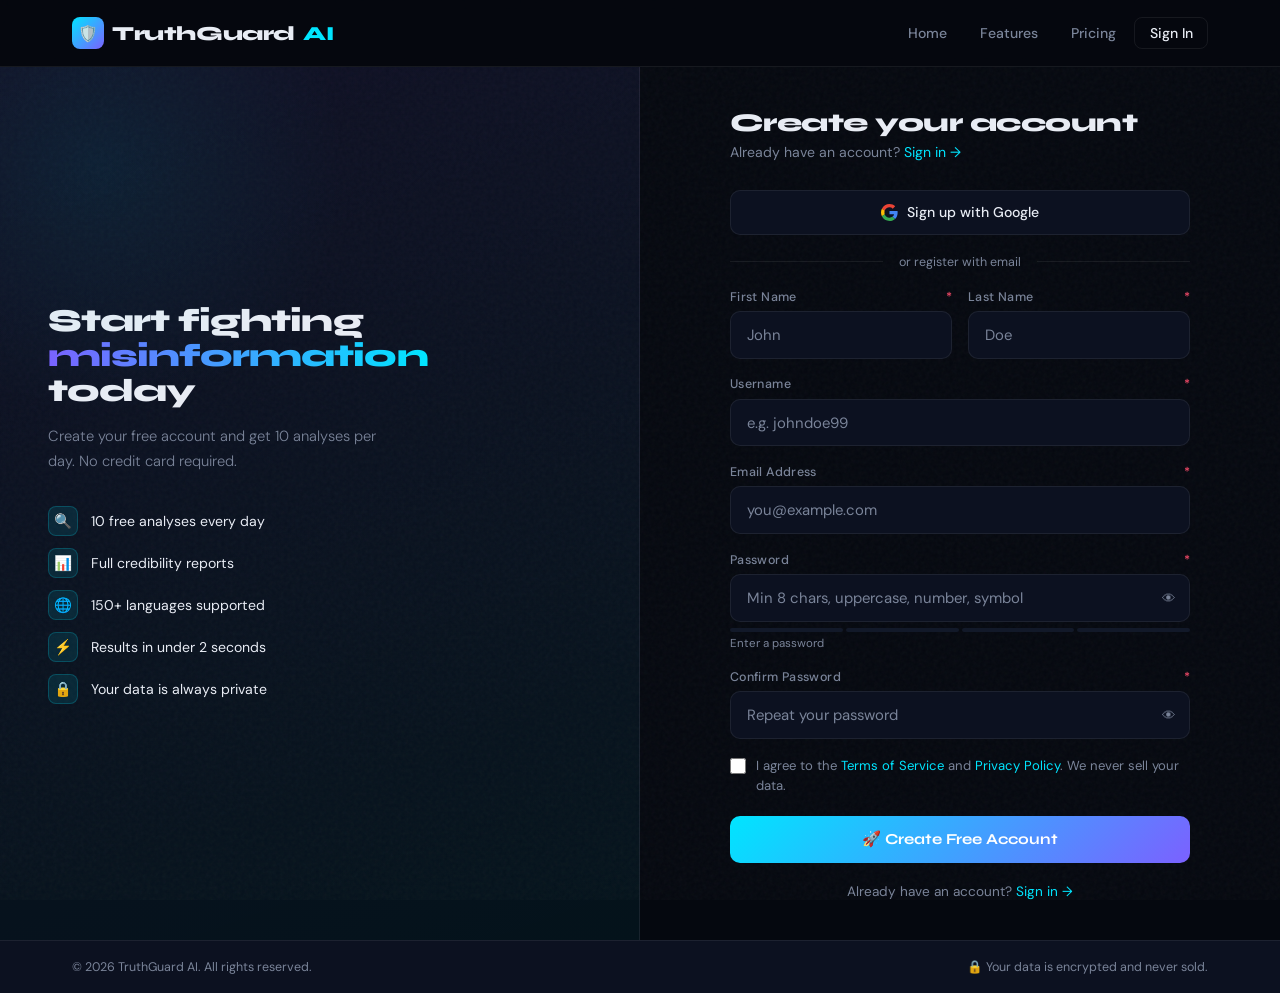
<file: php/register.html>
<!DOCTYPE html>
<html lang="en">
<head>
  <meta charset="UTF-8"/>
  <meta name="viewport" content="width=device-width, initial-scale=1.0"/>
  <title>Register – TruthGuard AI</title>
  <link href="https://fonts.googleapis.com/css2?family=Syne:wght@400;600;700;800&family=DM+Sans:wght@300;400;500&display=swap" rel="stylesheet"/>
  <style>
    /* ── Design Tokens ─────────────────────────────────── */
    :root {
      --bg:#05080f; --surface:#0c1120; --surface2:#121929;
      --border:rgba(255,255,255,0.07);
      --accent:#00e5ff; --accent2:#7b61ff;
      --danger:#ff4d6d; --safe:#00e5a0; --warn:#ffc107;
      --text:#e8ecf4; --muted:#7a8499;
      --font-head:'Syne',sans-serif;
      --font-body:'DM Sans',sans-serif;
      --t:0.22s cubic-bezier(.4,0,.2,1);
    }
    *,*::before,*::after { box-sizing:border-box; margin:0; padding:0; }
    body {
      background:var(--bg); color:var(--text);
      font-family:var(--font-body); min-height:100vh;
      display:flex; flex-direction:column;
    }
    a { text-decoration:none; color:var(--accent); }

    /* Noise overlay */
    body::before {
      content:''; position:fixed; inset:0; pointer-events:none; z-index:0;
      background-image:url("data:image/svg+xml,%3Csvg viewBox='0 0 256 256' xmlns='http://www.w3.org/2000/svg'%3E%3Cfilter id='n'%3E%3CfeTurbulence type='fractalNoise' baseFrequency='0.9' numOctaves='4' stitchTiles='stitch'/%3E%3C/filter%3E%3Crect width='100%25' height='100%25' filter='url(%23n)' opacity='0.04'/%3E%3C/svg%3E");
    }

    /* ── Header ──────────────────────────────────────────── */
    header {
      position:sticky; top:0; z-index:100;
      background:rgba(5,8,15,.85); backdrop-filter:blur(18px);
      border-bottom:1px solid var(--border);
    }
    nav {
      max-width:1200px; margin:auto; padding:0 2rem;
      display:flex; align-items:center; height:66px; gap:1rem;
    }
    .nav-logo {
      font-family:var(--font-head); font-weight:800; font-size:1.25rem;
      display:flex; align-items:center; gap:.5rem;
      letter-spacing:-.02em; color:var(--text);
    }
    .logo-icon {
      width:32px; height:32px; border-radius:8px;
      background:linear-gradient(135deg,var(--accent),var(--accent2));
      display:flex; align-items:center; justify-content:center; font-size:1rem;
    }
    .nav-links { margin-left:auto; display:flex; align-items:center; gap:.25rem; }
    .nav-links a {
      padding:.4rem .9rem; border-radius:8px;
      font-size:.88rem; font-weight:500; color:var(--muted);
      transition:all var(--t);
    }
    .nav-links a:hover { color:var(--text); background:var(--border); }
    .btn-nav {
      background:transparent !important;
      border:1px solid var(--border) !important;
      color:var(--text) !important;
    }
    .btn-nav:hover { border-color:var(--muted) !important; }

    /* ── Page Layout ─────────────────────────────────────── */
    .auth-wrap {
      flex:1; display:grid; grid-template-columns:1fr 1fr;
      min-height:calc(100vh - 66px);
    }

    /* Left panel */
    .auth-panel {
      background:linear-gradient(160deg,rgba(123,97,255,.09),rgba(0,229,255,.05));
      border-right:1px solid var(--border);
      padding:4rem 3rem;
      display:flex; flex-direction:column; justify-content:center;
      position:relative; overflow:hidden;
    }
    .auth-panel::before {
      content:''; position:absolute; top:-150px; left:-150px;
      width:500px; height:500px; border-radius:50%;
      background:radial-gradient(circle,rgba(0,229,255,.07),transparent 70%);
      pointer-events:none;
    }
    .auth-panel h2 {
      font-family:var(--font-head); font-size:2rem; font-weight:800;
      letter-spacing:-.03em; line-height:1.1; margin-bottom:1rem;
    }
    .auth-panel h2 span {
      background:linear-gradient(90deg,var(--accent2),var(--accent));
      -webkit-background-clip:text; -webkit-text-fill-color:transparent;
    }
    .auth-panel p { color:var(--muted); font-weight:300; line-height:1.7; max-width:340px; font-size:.92rem; }
    .perks { list-style:none; margin-top:2rem; display:flex; flex-direction:column; gap:.75rem; }
    .perks li { display:flex; align-items:center; gap:.8rem; font-size:.88rem; }
    .pk {
      width:30px; height:30px; border-radius:8px; flex-shrink:0;
      background:rgba(0,229,255,.1); border:1px solid rgba(0,229,255,.2);
      display:flex; align-items:center; justify-content:center; font-size:.9rem;
    }

    /* Right panel */
    .auth-form-side {
      display:flex; align-items:center; justify-content:center;
      padding:2.5rem 2rem; overflow-y:auto;
    }
    .auth-card { width:100%; max-width:460px; animation:fadeUp .5s ease both; }
    @keyframes fadeUp { from{opacity:0;transform:translateY(20px)} to{opacity:1;transform:none} }
    .auth-card h3 {
      font-family:var(--font-head); font-size:1.6rem; font-weight:800;
      letter-spacing:-.02em; margin-bottom:.3rem;
    }
    .auth-card .sub { color:var(--muted); font-size:.88rem; margin-bottom:1.8rem; }

    /* ── Form Fields ─────────────────────────────────────── */
    .form-row { display:grid; grid-template-columns:1fr 1fr; gap:1rem; }
    .fg { margin-bottom:1.1rem; }
    .fg label {
      display:flex; align-items:center; justify-content:space-between;
      font-size:.78rem; font-weight:500; color:var(--muted);
      margin-bottom:.4rem; letter-spacing:.03em;
    }
    .fg label .req { color:var(--danger); margin-left:2px; }
    .fg input {
      width:100%; background:var(--surface);
      border:1.5px solid var(--border); border-radius:10px;
      padding:.8rem 1rem; color:var(--text);
      font-family:var(--font-body); font-size:.93rem;
      transition:border-color var(--t), box-shadow var(--t);
    }
    .fg input:focus {
      outline:none;
      border-color:rgba(0,229,255,.5);
      box-shadow:0 0 0 3px rgba(0,229,255,.07);
    }
    .fg input.is-error { border-color:var(--danger) !important; }
    .fg input.is-ok    { border-color:var(--safe)   !important; }
    .fg input::placeholder { color:var(--muted); }

    /* Error / OK messages */
    .field-err {
      font-size:.74rem; color:var(--danger);
      margin-top:.3rem; display:flex; align-items:flex-start;
      gap:.3rem; line-height:1.4;
    }
    .field-ok { font-size:.74rem; color:var(--safe); margin-top:.3rem; }

    /* Password visibility toggle */
    .pwd-wrap { position:relative; }
    .pwd-toggle {
      position:absolute; right:10px; top:50%; transform:translateY(-50%);
      background:none; border:none; color:var(--muted);
      cursor:pointer; font-size:.85rem; padding:4px;
    }
    .pwd-toggle:hover { color:var(--text); }

    /* Strength meter */
    .strength-bar { display:flex; gap:3px; margin-top:.4rem; }
    .sb {
      flex:1; height:4px; border-radius:100px;
      background:var(--surface2); transition:background .3s ease;
    }
    .strength-hint { font-size:.72rem; color:var(--muted); margin-top:.25rem; }

    /* Checkbox */
    .check-row { display:flex; align-items:flex-start; gap:.6rem; margin-bottom:1.3rem; }
    .check-row input[type=checkbox] {
      width:16px; height:16px; accent-color:var(--accent);
      margin-top:2px; flex-shrink:0; cursor:pointer;
    }
    .check-row label { font-size:.82rem; color:var(--muted); line-height:1.5; cursor:pointer; }

    /* Google button */
    .btn-google {
      width:100%; padding:.78rem; border-radius:10px; cursor:pointer;
      background:var(--surface); border:1px solid var(--border);
      color:var(--text); font-family:var(--font-body);
      font-size:.88rem; font-weight:500;
      display:flex; align-items:center; justify-content:center; gap:.6rem;
      transition:all var(--t); margin-bottom:.5rem;
    }
    .btn-google:hover { border-color:var(--muted); background:var(--surface2); }

    /* Divider */
    .divider {
      display:flex; align-items:center; gap:1rem;
      margin:1.2rem 0; color:var(--muted); font-size:.78rem;
    }
    .divider::before,.divider::after { content:''; flex:1; height:1px; background:var(--border); }

    /* Submit button */
    .btn-submit {
      width:100%; padding:.88rem; border-radius:10px; border:none; cursor:pointer;
      background:linear-gradient(135deg,var(--accent),var(--accent2));
      font-family:var(--font-head); font-weight:700; font-size:.95rem; color:#fff;
      transition:all var(--t);
      display:flex; align-items:center; justify-content:center; gap:.5rem;
    }
    .btn-submit:hover { transform:translateY(-2px); box-shadow:0 10px 28px rgba(0,229,255,.25); }
    .btn-submit:disabled { opacity:.6; cursor:not-allowed; transform:none; }

    .switch-link { text-align:center; margin-top:1.3rem; font-size:.85rem; color:var(--muted); }

    /* General alert (server error) */
    .alert-box {
      background:rgba(255,77,109,.08); border:1px solid rgba(255,77,109,.3);
      border-radius:10px; padding:.9rem 1rem; margin-bottom:1.2rem;
      font-size:.85rem; color:var(--danger);
    }

    /* Footer */
    footer { background:var(--surface); border-top:1px solid var(--border); }
    .footer-bar {
      max-width:1200px; margin:auto; padding:1.1rem 2rem;
      display:flex; justify-content:space-between; flex-wrap:wrap;
      gap:.5rem; font-size:.78rem; color:var(--muted);
    }

    /* Responsive */
    @media(max-width:800px) {
      .auth-wrap { grid-template-columns:1fr; }
      .auth-panel { display:none; }
      .form-row { grid-template-columns:1fr; }
    }
  </style>
</head>
<body>

<!-- ══ HEADER ══════════════════════════════════════════════ -->
<header>
  <nav>
    <a href="/fake-news-detector/php/index.php" class="nav-logo">
      <div class="logo-icon">🛡️</div>
      TruthGuard<span style="color:var(--accent)">AI</span>
    </a>
    <div class="nav-links">
      <a href="/fake-news-detector/php/index.html">Home</a>
      <a href="#features">Features</a>
      <a href="#pricing">Pricing</a>
      <a href="/fake-news-detector/php/login.php" class="btn-nav">Sign In</a>
    </div>
  </nav>
</header>

<!-- ══ BODY ════════════════════════════════════════════════ -->
<div class="auth-wrap">

  <!-- Left Info Panel -->
  <div class="auth-panel">
    <h2>Start fighting<br><span>misinformation</span><br>today</h2>
    <p>Create your free account and get 10 analyses per day. No credit card required.</p>
    <ul class="perks">
      <li><div class="pk">🔍</div> 10 free analyses every day</li>
      <li><div class="pk">📊</div> Full credibility reports</li>
      <li><div class="pk">🌐</div> 150+ languages supported</li>
      <li><div class="pk">⚡</div> Results in under 2 seconds</li>
      <li><div class="pk">🔒</div> Your data is always private</li>
    </ul>
  </div>

  <!-- Right Form Panel -->
  <div class="auth-form-side">
    <div class="auth-card">
      <h3>Create your account</h3>
      <p class="sub">Already have an account? <a href="/fake-news-detector/php/login.php">Sign in →</a></p>

      <!-- Server-side errors will appear here (when using register.php) -->
      <div id="serverAlert" class="alert-box" style="display:none;"></div>

      <!-- Google OAuth (placeholder) -->
      <button class="btn-google" type="button">
        <svg width="17" height="17" viewBox="0 0 48 48">
          <path fill="#EA4335" d="M24 9.5c3.54 0 6.71 1.22 9.21 3.6l6.85-6.85C35.9 2.38 30.47 0 24 0 14.62 0 6.51 5.38 2.56 13.22l7.98 6.19C12.43 13.72 17.74 9.5 24 9.5z"/>
          <path fill="#4285F4" d="M46.98 24.55c0-1.57-.15-3.09-.38-4.55H24v9.02h12.94c-.58 2.96-2.26 5.48-4.78 7.18l7.73 6c4.51-4.18 7.09-10.36 7.09-17.65z"/>
          <path fill="#FBBC05" d="M10.53 28.59c-.48-1.45-.76-2.99-.76-4.59s.27-3.14.76-4.59l-7.98-6.19C.92 16.46 0 20.12 0 24c0 3.88.92 7.54 2.56 10.78l7.97-6.19z"/>
          <path fill="#34A853" d="M24 48c6.48 0 11.93-2.13 15.89-5.81l-7.73-6c-2.18 1.48-4.97 2.31-8.16 2.31-6.26 0-11.57-4.22-13.47-9.91l-7.98 6.19C6.51 42.62 14.62 48 24 48z"/>
        </svg>
        Sign up with Google
      </button>

      <div class="divider">or register with email</div>

      <!--
        ACTION = register.php  (PHP processes this)
        novalidate = we handle validation ourselves in JS
        The PHP register.php will redirect after success
      -->
      <form method="POST" action="register.php" id="regForm" novalidate>

        <!-- CSRF token is printed by register.php when it renders this form.
             Since this is a static HTML file, the PHP register.php version
             includes its own form — see register.php in your outputs folder.
             If you're using this HTML file, remove action="register.php"
             and handle via AJAX instead (see JS below). -->

        <div class="form-row">
          <div class="fg">
            <label>First Name <span class="req">*</span></label>
            <input type="text"  name="first_name" id="first_name"
              placeholder="John" maxlength="50" autocomplete="given-name"/>
            <div class="field-err" id="err_first_name" style="display:none"></div>
          </div>
          <div class="fg">
            <label>Last Name <span class="req">*</span></label>
            <input type="text"  name="last_name" id="last_name"
              placeholder="Doe" maxlength="50" autocomplete="family-name"/>
            <div class="field-err" id="err_last_name" style="display:none"></div>
          </div>
        </div>

        <div class="fg">
          <label>Username <span class="req">*</span></label>
          <input type="text" name="username" id="username"
            placeholder="e.g. johndoe99" maxlength="30" autocomplete="username"/>
          <div class="field-err" id="err_username" style="display:none"></div>
        </div>

        <div class="fg">
          <label>Email Address <span class="req">*</span></label>
          <input type="email" name="email" id="email"
            placeholder="you@example.com" maxlength="100" autocomplete="email"/>
          <div class="field-err" id="err_email" style="display:none"></div>
        </div>

        <div class="fg">
          <label>Password <span class="req">*</span></label>
          <div class="pwd-wrap">
            <input type="password" name="password" id="password"
              placeholder="Min 8 chars, uppercase, number, symbol"
              maxlength="128" autocomplete="new-password"/>
            <button type="button" class="pwd-toggle" onclick="togglePwd('password',this)">👁</button>
          </div>
          <!-- Strength meter -->
          <div class="strength-bar">
            <div class="sb" id="sb1"></div>
            <div class="sb" id="sb2"></div>
            <div class="sb" id="sb3"></div>
            <div class="sb" id="sb4"></div>
          </div>
          <div class="strength-hint" id="strengthHint">Enter a password</div>
          <div class="field-err" id="err_password" style="display:none"></div>
        </div>

        <div class="fg">
          <label>Confirm Password <span class="req">*</span></label>
          <div class="pwd-wrap">
            <input type="password" name="confirm_password" id="confirm_password"
              placeholder="Repeat your password"
              maxlength="128" autocomplete="new-password"/>
            <button type="button" class="pwd-toggle" onclick="togglePwd('confirm_password',this)">👁</button>
          </div>
          <div id="matchMsg"></div>
          <div class="field-err" id="err_confirm_password" style="display:none"></div>
        </div>

        <div class="check-row">
          <input type="checkbox" name="terms" id="terms"/>
          <label for="terms">
            I agree to the <a href="#">Terms of Service</a> and
            <a href="#">Privacy Policy</a>. We never sell your data.
          </label>
        </div>
        <div class="field-err" id="err_terms" style="display:none"></div>

        <button type="submit" class="btn-submit" id="submitBtn">
          <span id="btnText">🚀 Create Free Account</span>
          <span id="btnSpinner" style="display:none">⏳ Creating account...</span>
        </button>
      </form>

      <div class="switch-link">Already have an account? <a href="/fake-news-detector/php/login.php">Sign in →</a></div>
    </div>
  </div>
</div>

<!-- ══ FOOTER ══════════════════════════════════════════════ -->
<footer>
  <div class="footer-bar">
    <span>© 2026 TruthGuard AI. All rights reserved.</span>
    <span>🔒 Your data is encrypted and never sold.</span>
  </div>
</footer>

<!-- ══ JAVASCRIPT ══════════════════════════════════════════ -->
<script>
  // ── Helpers ───────────────────────────────────────────────
  function setErr(id, msg) {
    const el = document.getElementById('err_' + id);
    const inp = document.getElementById(id);
    if (!el) return;
    el.textContent = '⚠ ' + msg;
    el.style.display = 'flex';
    if (inp) { inp.classList.add('is-error'); inp.classList.remove('is-ok'); }
  }

  function clearErr(id) {
    const el = document.getElementById('err_' + id);
    const inp = document.getElementById(id);
    if (!el) return;
    el.textContent = '';
    el.style.display = 'none';
    if (inp) inp.classList.remove('is-error');
  }

  function markOk(id) {
    const inp = document.getElementById(id);
    if (inp) { inp.classList.remove('is-error'); inp.classList.add('is-ok'); }
  }

  function val(id) {
    return (document.getElementById(id)?.value ?? '').trim();
  }

  // ── Password strength meter ───────────────────────────────
  document.getElementById('password').addEventListener('input', function() {
    updateStrength(this.value);
  });

  function updateStrength(v) {
    const bars  = ['sb1','sb2','sb3','sb4'].map(id => document.getElementById(id));
    const hint  = document.getElementById('strengthHint');
    let score = 0;
    if (v.length >= 8)                       score++;
    if (/[A-Z]/.test(v) && /[a-z]/.test(v)) score++;
    if (/[0-9]/.test(v))                     score++;
    if (/[\W_]/.test(v))                     score++;

    const levels = [
      { color: 'transparent', label: 'Enter a password' },
      { color: '#ff4d6d',     label: 'Weak – add numbers & symbols' },
      { color: '#ffc107',     label: 'Fair – add a special character' },
      { color: '#00c6ff',     label: 'Good – almost there!' },
      { color: '#00e5a0',     label: 'Strong ✓ Great password!' },
    ];
    bars.forEach((b, i) => b.style.background = i < score ? levels[score].color : 'var(--surface2)');
    hint.textContent  = levels[score].label;
    hint.style.color  = score === 0 ? 'var(--muted)' : levels[score].color;
  }

  // ── Confirm password live match ───────────────────────────
  document.getElementById('confirm_password').addEventListener('input', checkMatch);

  function checkMatch() {
    const p1  = document.getElementById('password').value;
    const p2  = document.getElementById('confirm_password').value;
    const msg = document.getElementById('matchMsg');
    clearErr('confirm_password');
    if (!p2) { msg.innerHTML = ''; return; }
    if (p1 === p2) {
      msg.innerHTML = '<div class="field-ok">✓ Passwords match</div>';
      document.getElementById('confirm_password').classList.remove('is-error');
      document.getElementById('confirm_password').classList.add('is-ok');
    } else {
      msg.innerHTML = '<div class="field-err" style="display:flex">⚠ Passwords do not match</div>';
      document.getElementById('confirm_password').classList.add('is-error');
      document.getElementById('confirm_password').classList.remove('is-ok');
    }
  }

  // ── Toggle password visibility ────────────────────────────
  function togglePwd(id, btn) {
    const inp = document.getElementById(id);
    inp.type  = inp.type === 'password' ? 'text' : 'password';
    btn.textContent = inp.type === 'password' ? '👁' : '🙈';
  }

  // ── Real-time blur validation ─────────────────────────────
  document.getElementById('first_name').addEventListener('blur',    () => validateFirst());
  document.getElementById('last_name').addEventListener('blur',     () => validateLast());
  document.getElementById('username').addEventListener('blur',      () => validateUsername());
  document.getElementById('email').addEventListener('blur',         () => validateEmail());
  document.getElementById('password').addEventListener('blur',      () => validatePassword());
  document.getElementById('confirm_password').addEventListener('blur', () => validateConfirm());

  // ── Live username check (AJAX) ────────────────────────────
  let usernameTimer;
  document.getElementById('username').addEventListener('input', function() {
    clearTimeout(usernameTimer);
    const v = this.value.trim();
    clearErr('username');
    if (v.length < 3) return;
    usernameTimer = setTimeout(() => {
      fetch('check_username.php?username=' + encodeURIComponent(v))
        .then(r => r.json())
        .then(data => {
          if (data.taken) {
            setErr('username', 'This username is already taken.');
          } else {
            clearErr('username');
            markOk('username');
          }
        })
        .catch(() => {}); // silently fail if server not available
    }, 500);
  });

  // ── Individual validators ─────────────────────────────────
  function validateFirst() {
    const v = val('first_name');
    if (!v)           { setErr('first_name', 'First name is required.');              return false; }
    if (v.length < 2) { setErr('first_name', 'Must be at least 2 characters.');       return false; }
    if (v.length > 50){ setErr('first_name', 'Must be under 50 characters.');         return false; }
    if (!/^[A-Za-z\s'\-]+$/.test(v)) { setErr('first_name', 'Letters only please.'); return false; }
    clearErr('first_name'); markOk('first_name'); return true;
  }

  function validateLast() {
    const v = val('last_name');
    if (!v)           { setErr('last_name', 'Last name is required.');          return false; }
    if (v.length < 2) { setErr('last_name', 'Must be at least 2 characters.'); return false; }
    if (v.length > 50){ setErr('last_name', 'Must be under 50 characters.');   return false; }
    if (!/^[A-Za-z\s'\-]+$/.test(v)) { setErr('last_name', 'Letters only.'); return false; }
    clearErr('last_name'); markOk('last_name'); return true;
  }

  function validateUsername() {
    const v = val('username');
    if (!v)           { setErr('username', 'Username is required.');                          return false; }
    if (v.length < 3) { setErr('username', 'At least 3 characters.');                        return false; }
    if (v.length > 30){ setErr('username', 'Under 30 characters.');                           return false; }
    if (!/^[a-zA-Z0-9_]+$/.test(v)) { setErr('username', 'Letters, numbers & _ only.');     return false; }
    clearErr('username'); markOk('username'); return true;
  }

  function validateEmail() {
    const v = val('email');
    if (!v)  { setErr('email', 'Email is required.');              return false; }
    if (!/^[^\s@]+@[^\s@]+\.[^\s@]{2,}$/.test(v)) {
               setErr('email', 'Enter a valid email address.');    return false; }
    clearErr('email'); markOk('email'); return true;
  }

  function validatePassword() {
    const v = document.getElementById('password').value;
    if (!v)           { setErr('password', 'Password is required.');                               return false; }
    if (v.length < 8) { setErr('password', 'At least 8 characters.');                             return false; }
    if (!/[A-Z]/.test(v)) { setErr('password', 'At least one uppercase letter (A-Z).');          return false; }
    if (!/[a-z]/.test(v)) { setErr('password', 'At least one lowercase letter (a-z).');          return false; }
    if (!/[0-9]/.test(v)) { setErr('password', 'At least one number (0-9).');                    return false; }
    if (!/[\W_]/.test(v)) { setErr('password', 'At least one special character (!@#$%...).');   return false; }
    clearErr('password'); markOk('password'); return true;
  }

  function validateConfirm() {
    const p1 = document.getElementById('password').value;
    const p2 = document.getElementById('confirm_password').value;
    if (!p2)      { setErr('confirm_password', 'Please confirm your password.'); return false; }
    if (p1 !== p2){ setErr('confirm_password', 'Passwords do not match.');       return false; }
    clearErr('confirm_password'); markOk('confirm_password'); return true;
  }

  // ── Form submit ───────────────────────────────────────────
  document.getElementById('regForm').addEventListener('submit', function(e) {
    // Run all validators
    const ok = [
      validateFirst(),
      validateLast(),
      validateUsername(),
      validateEmail(),
      validatePassword(),
      validateConfirm(),
    ].every(Boolean); // true only if ALL pass

    // Terms checkbox
    const terms = document.getElementById('terms');
    const termsErr = document.getElementById('err_terms');
    if (!terms.checked) {
      termsErr.textContent = '⚠ You must accept the Terms of Service.';
      termsErr.style.display = 'flex';
    } else {
      termsErr.textContent = '';
      termsErr.style.display = 'none';
    }

    if (!ok || !terms.checked) {
      e.preventDefault(); // STOP form from submitting
      // Scroll to first error
      document.querySelector('.is-error')?.scrollIntoView({ behavior:'smooth', block:'center' });
      return;
    }

    // All valid → show loading state, let form POST to register.php
    document.getElementById('btnText').style.display    = 'none';
    document.getElementById('btnSpinner').style.display = 'inline';
    document.getElementById('submitBtn').disabled       = true;
    // Form submits normally to register.php via POST
  });
</script>

</body>
</html>
</file>
<file: style.css>
/* ── DESIGN TOKENS ─────────────────────────────────────── */
    :root {
      --bg:        #05080f;
      --surface:   #0c1120;
      --surface2:  #121929;
      --border:    rgba(255,255,255,0.07);
      --accent:    #00e5ff;
      --accent2:   #7b61ff;
      --danger:    #ff4d6d;
      --safe:      #00e5a0;
      --warn:      #ffc107;
      --text:      #e8ecf4;
      --muted:     #7a8499;
      --font-head: 'Syne', sans-serif;
      --font-body: 'DM Sans', sans-serif;
      --radius:    14px;
      --transition: 0.25s cubic-bezier(.4,0,.2,1);
    }

    /* ── RESET ─────────────────────────────────────────────── */
    *, *::before, *::after { box-sizing: border-box; margin: 0; padding: 0; }
    html { scroll-behavior: smooth; }
    body {
      background: var(--bg);
      color: var(--text);
      font-family: var(--font-body);
      font-size: 16px;
      line-height: 1.6;
      overflow-x: hidden;
    }
    a { text-decoration: none; color: inherit; }
    img { max-width: 100%; display: block; }

    /* ── NOISE OVERLAY ─────────────────────────────────────── */
    body::before {
      content: '';
      position: fixed; inset: 0;
      background-image: url("data:image/svg+xml,%3Csvg viewBox='0 0 256 256' xmlns='http://www.w3.org/2000/svg'%3E%3Cfilter id='n'%3E%3CfeTurbulence type='fractalNoise' baseFrequency='0.9' numOctaves='4' stitchTiles='stitch'/%3E%3C/filter%3E%3Crect width='100%25' height='100%25' filter='url(%23n)' opacity='0.04'/%3E%3C/svg%3E");
      pointer-events: none; z-index: 0;
    }

    /* ── HEADER / NAV ──────────────────────────────────────── */
    header {
      position: sticky; top: 0; z-index: 100;
      background: rgba(5,8,15,0.8);
      backdrop-filter: blur(18px);
      border-bottom: 1px solid var(--border);
    }
    nav {
      max-width: 1200px; margin: auto;
      padding: 0 2rem;
      display: flex; align-items: center; gap: 2rem;
      height: 68px;
    }
    .nav-logo {
      font-family: var(--font-head);
      font-weight: 800; font-size: 1.3rem;
      display: flex; align-items: center; gap: 0.5rem;
      letter-spacing: -0.02em;
    }
    .nav-logo .logo-icon {
      width: 34px; height: 34px; border-radius: 8px;
      background: linear-gradient(135deg, var(--accent), var(--accent2));
      display: flex; align-items: center; justify-content: center;
      font-size: 1.1rem;
    }
    .nav-links {
      display: flex; align-items: center; gap: 0.25rem;
      margin-left: auto;
    }
    .nav-links a {
      padding: 0.45rem 1rem; border-radius: 8px;
      font-size: 0.9rem; font-weight: 500;
      color: var(--muted);
      transition: color var(--transition), background var(--transition);
    }
    .nav-links a:hover { color: var(--text); background: var(--border); }
    .nav-links a.active { color: var(--text); }
    .btn-nav {
      padding: 0.45rem 1.2rem; border-radius: 8px;
      background: var(--accent); color: #000 !important;
      font-weight: 600; font-size: 0.88rem;
      transition: opacity var(--transition) !important;
    }
    .btn-nav:hover { opacity: 0.85; background: var(--accent) !important; }

    /* ── HERO ──────────────────────────────────────────────── */
    .hero {
      position: relative;
      padding: 7rem 2rem 5rem;
      text-align: center;
      overflow: hidden;
    }
    .hero-glow {
      position: absolute; top: -200px; left: 50%;
      transform: translateX(-50%);
      width: 900px; height: 600px;
      background: radial-gradient(ellipse at center, rgba(0,229,255,.12) 0%, rgba(123,97,255,.07) 50%, transparent 70%);
      pointer-events: none;
    }
    .hero-badge {
      display: inline-flex; align-items: center; gap: 0.4rem;
      background: rgba(0,229,255,.08); border: 1px solid rgba(0,229,255,.2);
      padding: 0.3rem 0.9rem; border-radius: 100px;
      font-size: 0.78rem; font-weight: 500; color: var(--accent);
      margin-bottom: 1.5rem;
      animation: fadeUp 0.6s ease both;
    }
    .hero-badge::before { content:'●'; font-size:0.5rem; animation: pulse 1.5s infinite; }
    @keyframes pulse { 0%,100%{opacity:1} 50%{opacity:0.3} }
    .hero h1 {
      font-family: var(--font-head);
      font-size: clamp(2.5rem, 6vw, 4.5rem);
      font-weight: 800; line-height: 1.08;
      letter-spacing: -0.03em;
      animation: fadeUp 0.7s 0.1s ease both;
    }
    .hero h1 span {
      background: linear-gradient(90deg, var(--accent), var(--accent2));
      -webkit-background-clip: text; -webkit-text-fill-color: transparent;
    }
    .hero-sub {
      max-width: 560px; margin: 1.2rem auto 0;
      color: var(--muted); font-size: 1.05rem; font-weight: 300;
      animation: fadeUp 0.7s 0.2s ease both;
    }
    @keyframes fadeUp {
      from { opacity:0; transform:translateY(22px); }
      to   { opacity:1; transform:translateY(0); }
    }
    .hero-cta {
      display: flex; justify-content: center; gap: 1rem;
      margin-top: 2rem; flex-wrap: wrap;
      animation: fadeUp 0.7s 0.3s ease both;
    }
    .btn-primary, .btn-ghost {
      padding: 0.75rem 1.8rem; border-radius: 10px;
      font-family: var(--font-head); font-weight: 600; font-size: 0.95rem;
      cursor: pointer; border: none; transition: all var(--transition);
    }
    .btn-primary {
      background: linear-gradient(135deg, var(--accent), var(--accent2));
      color: #fff;
    }
    .btn-primary:hover { transform: translateY(-2px); box-shadow: 0 12px 30px rgba(0,229,255,.25); }
    .btn-ghost {
      background: transparent;
      border: 1px solid var(--border);
      color: var(--text);
    }
    .btn-ghost:hover { background: var(--surface); border-color: var(--muted); }

    /* ── STATS BAR ─────────────────────────────────────────── */
    .stats-bar {
      max-width: 900px; margin: 4rem auto 0;
      display: flex; justify-content: center; gap: 0; flex-wrap: wrap;
      background: var(--surface);
      border: 1px solid var(--border); border-radius: var(--radius);
      overflow: hidden;
      animation: fadeUp 0.7s 0.45s ease both;
    }
    .stat-item {
      flex: 1; min-width: 140px;
      padding: 1.5rem 1rem; text-align: center;
      border-right: 1px solid var(--border);
    }
    .stat-item:last-child { border-right: none; }
    .stat-num {
      font-family: var(--font-head); font-size: 1.8rem; font-weight: 800;
      background: linear-gradient(90deg, var(--accent), var(--accent2));
      -webkit-background-clip: text; -webkit-text-fill-color: transparent;
    }
    .stat-label { font-size: 0.78rem; color: var(--muted); margin-top: 0.2rem; }

    /* ── HERO IMAGE MOCKUP ─────────────────────────────────── */
    .hero-visual {
      max-width: 900px; margin: 4rem auto 0;
      border-radius: 18px; overflow: hidden;
      border: 1px solid var(--border);
      box-shadow: 0 40px 100px rgba(0,0,0,.6), 0 0 0 1px var(--border);
      animation: fadeUp 0.8s 0.5s ease both;
      position: relative;
    }
    .browser-bar {
      background: var(--surface2);
      padding: 0.7rem 1rem;
      display: flex; align-items: center; gap: 0.5rem;
      border-bottom: 1px solid var(--border);
    }
    .browser-dot { width:10px;height:10px;border-radius:50%; }
    .bd-r{background:#ff5f57;} .bd-y{background:#ffbd2e;} .bd-g{background:#28c940;}
    .browser-url {
      flex:1; margin:0 1rem;
      background:var(--bg); border-radius:6px;
      padding:0.3rem 0.8rem; font-size:0.75rem; color:var(--muted);
    }
    .app-preview {
      background: var(--surface);
      padding: 2rem;
      display: grid; grid-template-columns: 1fr 320px; gap: 2rem;
    }
    .preview-textarea {
      background: var(--bg); border: 1px solid var(--border);
      border-radius: 10px; padding: 1.2rem;
      font-family: var(--font-body); font-size: 0.85rem; color: var(--muted);
      height: 160px; resize: none;
      line-height: 1.7;
    }
    .preview-result {
      background: var(--bg); border-radius: 10px; padding: 1.2rem;
      border: 1px solid rgba(0,229,160,.2);
    }
    .result-label { font-size:0.7rem; color:var(--muted); text-transform:uppercase; letter-spacing:.1em; }
    .result-score {
      font-family: var(--font-head); font-size: 2.5rem; font-weight:800; color:var(--safe);
      margin: 0.3rem 0;
    }
    .result-bar-wrap { background: var(--surface2); border-radius:100px; height:6px; margin:0.8rem 0; }
    .result-bar { background: linear-gradient(90deg,var(--safe),var(--accent)); width:82%; height:100%; border-radius:100px; }
    .result-tag {
      display:inline-block; background:rgba(0,229,160,.1); color:var(--safe);
      border:1px solid rgba(0,229,160,.3); border-radius:6px;
      padding:0.2rem 0.6rem; font-size:0.75rem; font-weight:600;
    }

    /* ── SECTION WRAPPER ───────────────────────────────────── */
    .section { max-width: 1200px; margin: auto; padding: 5rem 2rem; }
    .section-label {
      font-size: 0.75rem; text-transform: uppercase; letter-spacing: .15em;
      color: var(--accent); font-weight: 600; margin-bottom: 0.8rem;
    }
    .section-title {
      font-family: var(--font-head); font-size: clamp(1.8rem,4vw,2.8rem);
      font-weight: 800; letter-spacing: -0.03em; line-height:1.1;
    }
    .section-sub { color: var(--muted); margin-top: 0.8rem; max-width:520px; font-weight:300; }

    /* ── HOW IT WORKS ──────────────────────────────────────── */
    .steps-grid {
      display: grid; grid-template-columns: repeat(auto-fit,minmax(220px,1fr));
      gap: 1.5rem; margin-top: 3rem;
    }
    .step-card {
      background: var(--surface); border: 1px solid var(--border);
      border-radius: var(--radius); padding: 1.8rem;
      transition: border-color var(--transition), transform var(--transition);
    }
    .step-card:hover { border-color: rgba(0,229,255,.3); transform: translateY(-4px); }
    .step-num {
      width:36px;height:36px;border-radius:10px;
      background:linear-gradient(135deg,var(--accent),var(--accent2));
      display:flex;align-items:center;justify-content:center;
      font-family:var(--font-head);font-weight:800;font-size:0.85rem;color:#000;
      margin-bottom:1.2rem;
    }
    .step-title { font-family:var(--font-head); font-weight:700; margin-bottom:0.5rem; }
    .step-desc { color:var(--muted); font-size:0.88rem; font-weight:300; }

    /* ── FEATURES ──────────────────────────────────────────── */
    .features-bg { background: var(--surface); border-top:1px solid var(--border); border-bottom:1px solid var(--border); }
    .features-grid {
      display: grid; grid-template-columns: repeat(auto-fit,minmax(280px,1fr));
      gap: 1.5rem; margin-top: 3rem;
    }
    .feature-card {
      background: var(--bg); border: 1px solid var(--border);
      border-radius: var(--radius); padding: 1.8rem;
      transition: all var(--transition);
    }
    .feature-card:hover { border-color: rgba(123,97,255,.4); background: rgba(123,97,255,.04); }
    .feature-icon {
      font-size:1.8rem; margin-bottom:1rem;
      width:52px;height:52px;border-radius:12px;
      background:var(--surface); display:flex;align-items:center;justify-content:center;
    }
    .feature-title { font-family:var(--font-head); font-weight:700; margin-bottom:0.5rem; }
    .feature-desc { color:var(--muted); font-size:0.88rem; font-weight:300; line-height:1.65; }

    /* ── DETECTION TOOL ────────────────────────────────────── */
    #detect { scroll-margin-top: 80px; }
    .tool-wrap {
      background: var(--surface); border: 1px solid var(--border);
      border-radius: 20px; padding: 2.5rem;
      margin-top: 2.5rem;
    }
    .tool-textarea {
      width:100%; background:var(--bg); border:1px solid var(--border);
      border-radius:12px; padding:1.2rem; color:var(--text);
      font-family:var(--font-body); font-size:0.95rem; line-height:1.7;
      resize:vertical; min-height:180px;
      transition: border-color var(--transition);
    }
    .tool-textarea:focus { outline:none; border-color:rgba(0,229,255,.4); }
    .tool-actions {
      display:flex; justify-content:space-between; align-items:center;
      margin-top:1rem; flex-wrap:wrap; gap:1rem;
    }
    .char-count { font-size:0.8rem; color:var(--muted); }
    .btn-analyze {
      padding:0.8rem 2rem; border-radius:10px; border:none; cursor:pointer;
      background:linear-gradient(135deg,var(--accent),var(--accent2));
      font-family:var(--font-head); font-weight:700; font-size:0.95rem; color:#fff;
      transition: all var(--transition);
      display:flex; align-items:center; gap:0.5rem;
    }
    .btn-analyze:hover { transform:translateY(-2px); box-shadow:0 12px 30px rgba(0,229,255,.25); }
    .btn-analyze:disabled { opacity:0.5; cursor:not-allowed; transform:none; }
    .result-panel {
      margin-top: 2rem; background: var(--bg);
      border-radius: 14px; border: 1px solid var(--border);
      padding: 2rem; display:none;
    }
    .result-panel.show { display: block; animation: fadeUp 0.4s ease; }
    .result-header { display:flex; justify-content:space-between; align-items:flex-start; flex-wrap:wrap; gap:1rem; }
    .result-verdict {
      font-family:var(--font-head); font-size:2rem; font-weight:800;
    }
    .verdict-safe   { color:var(--safe); }
    .verdict-danger { color:var(--danger); }
    .verdict-warn   { color:var(--warn); }
    .confidence-wrap { text-align:right; }
    .confidence-label { font-size:0.75rem; color:var(--muted); text-transform:uppercase; letter-spacing:.1em; }
    .confidence-val { font-family:var(--font-head); font-size:1.5rem; font-weight:800; }
    .meter { background:var(--surface); border-radius:100px; height:8px; margin:1.2rem 0; }
    .meter-fill { height:100%; border-radius:100px; transition: width 1s ease; }
    .fill-safe   { background: linear-gradient(90deg,var(--safe),#00c6ff); }
    .fill-danger { background: linear-gradient(90deg,var(--danger),#ff9800); }
    .fill-warn   { background: linear-gradient(90deg,var(--warn),#ff9800); }
    .result-tags { display:flex; gap:0.5rem; flex-wrap:wrap; margin-top:1rem; }
    .tag {
      padding:0.3rem 0.8rem; border-radius:100px; font-size:0.78rem; font-weight:500;
    }
    .tag-safe  { background:rgba(0,229,160,.1); color:var(--safe);   border:1px solid rgba(0,229,160,.3); }
    .tag-bad   { background:rgba(255,77,109,.1); color:var(--danger); border:1px solid rgba(255,77,109,.3); }
    .tag-warn  { background:rgba(255,193,7,.1);  color:var(--warn);   border:1px solid rgba(255,193,7,.3); }
    .result-summary { margin-top:1.2rem; color:var(--muted); font-size:0.92rem; line-height:1.7; font-weight:300; }

    /* ── TESTIMONIALS ──────────────────────────────────────── */
    .testimonials-grid {
      display:grid; grid-template-columns:repeat(auto-fit,minmax(280px,1fr));
      gap:1.5rem; margin-top:3rem;
    }
    .testi-card {
      background:var(--surface); border:1px solid var(--border);
      border-radius:var(--radius); padding:1.8rem;
    }
    .stars { color:var(--warn); font-size:0.9rem; margin-bottom:1rem; }
    .testi-text { color:var(--muted); font-size:0.9rem; font-weight:300; line-height:1.7; font-style:italic; }
    .testi-author { display:flex; align-items:center; gap:0.8rem; margin-top:1.2rem; }
    .testi-avatar {
      width:38px;height:38px;border-radius:50%;
      background:linear-gradient(135deg,var(--accent),var(--accent2));
      display:flex;align-items:center;justify-content:center;
      font-weight:700;font-size:0.85rem;color:#000;
    }
    .testi-name { font-weight:600; font-size:0.88rem; }
    .testi-role { font-size:0.75rem; color:var(--muted); }

    /* ── PRICING ───────────────────────────────────────────── */
    .pricing-grid {
      display:grid;grid-template-columns:repeat(auto-fit,minmax(260px,1fr));
      gap:1.5rem; margin-top:3rem;
    }
    .price-card {
      background:var(--surface); border:1px solid var(--border);
      border-radius:var(--radius); padding:2rem;
      position:relative; transition:all var(--transition);
    }
    .price-card.featured {
      border-color:rgba(0,229,255,.4);
      background:linear-gradient(160deg,rgba(0,229,255,.05),rgba(123,97,255,.05));
    }
    .price-card:hover { transform:translateY(-4px); }
    .price-badge {
      position:absolute; top:-12px; left:50%; transform:translateX(-50%);
      background:linear-gradient(90deg,var(--accent),var(--accent2));
      color:#000; font-family:var(--font-head); font-weight:700;
      font-size:0.7rem; padding:0.25rem 1rem; border-radius:100px;
    }
    .price-name { font-family:var(--font-head); font-weight:700; font-size:1.1rem; }
    .price-val  { font-family:var(--font-head); font-weight:800; font-size:2.5rem; margin:0.8rem 0 0.3rem; }
    .price-period { font-size:0.8rem; color:var(--muted); }
    .price-features { list-style:none; margin:1.5rem 0; display:flex; flex-direction:column; gap:0.6rem; }
    .price-features li { font-size:0.88rem; color:var(--muted); display:flex; align-items:center; gap:0.5rem; }
    .price-features li::before { content:'✓'; color:var(--accent); font-weight:700; }
    .btn-plan {
      width:100%; padding:0.8rem; border-radius:10px; cursor:pointer;
      font-family:var(--font-head); font-weight:700; font-size:0.9rem;
      transition:all var(--transition);
    }
    .btn-plan-outline { background:transparent; border:1px solid var(--border); color:var(--text); }
    .btn-plan-outline:hover { border-color:var(--accent); color:var(--accent); }
    .btn-plan-fill { background:linear-gradient(135deg,var(--accent),var(--accent2)); border:none; color:#fff; }
    .btn-plan-fill:hover { transform:translateY(-2px); box-shadow:0 12px 30px rgba(0,229,255,.25); }

    /* ── CTA BANNER ────────────────────────────────────────── */
    .cta-banner {
      background:linear-gradient(135deg,rgba(0,229,255,.08),rgba(123,97,255,.08));
      border:1px solid var(--border); border-radius:20px;
      padding:4rem 2rem; text-align:center;
      margin-top:2rem;
    }
    .cta-banner h2 { font-family:var(--font-head); font-size:clamp(1.8rem,4vw,2.5rem); font-weight:800; }
    .cta-banner p  { color:var(--muted); margin:1rem auto; max-width:460px; font-weight:300; }

    /* ── FOOTER ────────────────────────────────────────────── */
    footer {
      background: var(--surface); border-top: 1px solid var(--border);
      margin-top: 0;
    }
    .footer-inner {
      max-width:1200px; margin:auto; padding:3rem 2rem 2rem;
      display:grid; grid-template-columns:2fr 1fr 1fr 1fr; gap:3rem;
    }
    .footer-brand .nav-logo { font-size:1.1rem; margin-bottom:0.8rem; }
    .footer-brand p { color:var(--muted); font-size:0.85rem; font-weight:300; max-width:260px; line-height:1.7; }
    .footer-col h4 { font-family:var(--font-head); font-weight:700; margin-bottom:1rem; font-size:0.9rem; }
    .footer-col ul { list-style:none; display:flex;flex-direction:column;gap:0.6rem; }
    .footer-col ul li a { color:var(--muted); font-size:0.85rem; transition:color var(--transition); }
    .footer-col ul li a:hover { color:var(--text); }
    .footer-bottom {
      max-width:1200px; margin:auto; padding:1.5rem 2rem;
      border-top:1px solid var(--border);
      display:flex; justify-content:space-between; align-items:center; flex-wrap:wrap; gap:1rem;
      font-size:0.8rem; color:var(--muted);
    }

    /* ── LOADER ────────────────────────────────────────────── */
    .spinner {
      width:18px;height:18px;border-radius:50%;
      border:2px solid rgba(255,255,255,.2);
      border-top-color:#fff; animation:spin .6s linear infinite;
      display:none;
    }
    @keyframes spin { to{transform:rotate(360deg)} }

    /* ── RESPONSIVE ────────────────────────────────────────── */
    @media(max-width:768px){
      .app-preview { grid-template-columns:1fr; }
      .footer-inner { grid-template-columns:1fr 1fr; }
      .nav-links .hide-sm { display:none; }
    }
    @media(max-width:500px){
      .footer-inner { grid-template-columns:1fr; }
      .stat-item { min-width:100px; }
    }
</file>
<file: php/style.css>
/* ── DESIGN TOKENS ─────────────────────────────────────── */
    :root {
      --bg:        #05080f;
      --surface:   #0c1120;
      --surface2:  #121929;
      --border:    rgba(255,255,255,0.07);
      --accent:    #00e5ff;
      --accent2:   #7b61ff;
      --danger:    #ff4d6d;
      --safe:      #00e5a0;
      --warn:      #ffc107;
      --text:      #e8ecf4;
      --muted:     #7a8499;
      --font-head: 'Syne', sans-serif;
      --font-body: 'DM Sans', sans-serif;
      --radius:    14px;
      --transition: 0.25s cubic-bezier(.4,0,.2,1);
    }

    /* ── RESET ─────────────────────────────────────────────── */
    *, *::before, *::after { box-sizing: border-box; margin: 0; padding: 0; }
    html { scroll-behavior: smooth; }
    body {
      background: var(--bg);
      color: var(--text);
      font-family: var(--font-body);
      font-size: 16px;
      line-height: 1.6;
      overflow-x: hidden;
    }
    a { text-decoration: none; color: inherit; }
    img { max-width: 100%; display: block; }

    /* ── NOISE OVERLAY ─────────────────────────────────────── */
    body::before {
      content: '';
      position: fixed; inset: 0;
      background-image: url("data:image/svg+xml,%3Csvg viewBox='0 0 256 256' xmlns='http://www.w3.org/2000/svg'%3E%3Cfilter id='n'%3E%3CfeTurbulence type='fractalNoise' baseFrequency='0.9' numOctaves='4' stitchTiles='stitch'/%3E%3C/filter%3E%3Crect width='100%25' height='100%25' filter='url(%23n)' opacity='0.04'/%3E%3C/svg%3E");
      pointer-events: none; z-index: 0;
    }

    /* ── HEADER / NAV ──────────────────────────────────────── */
    header {
      position: sticky; top: 0; z-index: 100;
      background: rgba(5,8,15,0.8);
      backdrop-filter: blur(18px);
      border-bottom: 1px solid var(--border);
    }
    nav {
      max-width: 1200px; margin: auto;
      padding: 0 2rem;
      display: flex; align-items: center; gap: 2rem;
      height: 68px;
    }
    .nav-logo {
      font-family: var(--font-head);
      font-weight: 800; font-size: 1.3rem;
      display: flex; align-items: center; gap: 0.5rem;
      letter-spacing: -0.02em;
    }
    .nav-logo .logo-icon {
      width: 34px; height: 34px; border-radius: 8px;
      background: linear-gradient(135deg, var(--accent), var(--accent2));
      display: flex; align-items: center; justify-content: center;
      font-size: 1.1rem;
    }
    .nav-links {
      display: flex; align-items: center; gap: 0.25rem;
      margin-left: auto;
    }
    .nav-links a {
      padding: 0.45rem 1rem; border-radius: 8px;
      font-size: 0.9rem; font-weight: 500;
      color: var(--muted);
      transition: color var(--transition), background var(--transition);
    }
    .nav-links a:hover { color: var(--text); background: var(--border); }
    .nav-links a.active { color: var(--text); }
    .btn-nav {
      padding: 0.45rem 1.2rem; border-radius: 8px;
      background: var(--accent); color: #000 !important;
      font-weight: 600; font-size: 0.88rem;
      transition: opacity var(--transition) !important;
    }
    .btn-nav:hover { opacity: 0.85; background: var(--accent) !important; }

    /* ── HERO ──────────────────────────────────────────────── */
    .hero {
      position: relative;
      padding: 7rem 2rem 5rem;
      text-align: center;
      overflow: hidden;
    }
    .hero-glow {
      position: absolute; top: -200px; left: 50%;
      transform: translateX(-50%);
      width: 900px; height: 600px;
      background: radial-gradient(ellipse at center, rgba(0,229,255,.12) 0%, rgba(123,97,255,.07) 50%, transparent 70%);
      pointer-events: none;
    }
    .hero-badge {
      display: inline-flex; align-items: center; gap: 0.4rem;
      background: rgba(0,229,255,.08); border: 1px solid rgba(0,229,255,.2);
      padding: 0.3rem 0.9rem; border-radius: 100px;
      font-size: 0.78rem; font-weight: 500; color: var(--accent);
      margin-bottom: 1.5rem;
      animation: fadeUp 0.6s ease both;
    }
    .hero-badge::before { content:'●'; font-size:0.5rem; animation: pulse 1.5s infinite; }
    @keyframes pulse { 0%,100%{opacity:1} 50%{opacity:0.3} }
    .hero h1 {
      font-family: var(--font-head);
      font-size: clamp(2.5rem, 6vw, 4.5rem);
      font-weight: 800; line-height: 1.08;
      letter-spacing: -0.03em;
      animation: fadeUp 0.7s 0.1s ease both;
    }
    .hero h1 span {
      background: linear-gradient(90deg, var(--accent), var(--accent2));
      -webkit-background-clip: text; -webkit-text-fill-color: transparent;
    }
    .hero-sub {
      max-width: 560px; margin: 1.2rem auto 0;
      color: var(--muted); font-size: 1.05rem; font-weight: 300;
      animation: fadeUp 0.7s 0.2s ease both;
    }
    @keyframes fadeUp {
      from { opacity:0; transform:translateY(22px); }
      to   { opacity:1; transform:translateY(0); }
    }
    .hero-cta {
      display: flex; justify-content: center; gap: 1rem;
      margin-top: 2rem; flex-wrap: wrap;
      animation: fadeUp 0.7s 0.3s ease both;
    }
    .btn-primary, .btn-ghost {
      padding: 0.75rem 1.8rem; border-radius: 10px;
      font-family: var(--font-head); font-weight: 600; font-size: 0.95rem;
      cursor: pointer; border: none; transition: all var(--transition);
    }
    .btn-primary {
      background: linear-gradient(135deg, var(--accent), var(--accent2));
      color: #fff;
    }
    .btn-primary:hover { transform: translateY(-2px); box-shadow: 0 12px 30px rgba(0,229,255,.25); }
    .btn-ghost {
      background: transparent;
      border: 1px solid var(--border);
      color: var(--text);
    }
    .btn-ghost:hover { background: var(--surface); border-color: var(--muted); }

    /* ── STATS BAR ─────────────────────────────────────────── */
    .stats-bar {
      max-width: 900px; margin: 4rem auto 0;
      display: flex; justify-content: center; gap: 0; flex-wrap: wrap;
      background: var(--surface);
      border: 1px solid var(--border); border-radius: var(--radius);
      overflow: hidden;
      animation: fadeUp 0.7s 0.45s ease both;
    }
    .stat-item {
      flex: 1; min-width: 140px;
      padding: 1.5rem 1rem; text-align: center;
      border-right: 1px solid var(--border);
    }
    .stat-item:last-child { border-right: none; }
    .stat-num {
      font-family: var(--font-head); font-size: 1.8rem; font-weight: 800;
      background: linear-gradient(90deg, var(--accent), var(--accent2));
      -webkit-background-clip: text; -webkit-text-fill-color: transparent;
    }
    .stat-label { font-size: 0.78rem; color: var(--muted); margin-top: 0.2rem; }

    /* ── HERO IMAGE MOCKUP ─────────────────────────────────── */
    .hero-visual {
      max-width: 900px; margin: 4rem auto 0;
      border-radius: 18px; overflow: hidden;
      border: 1px solid var(--border);
      box-shadow: 0 40px 100px rgba(0,0,0,.6), 0 0 0 1px var(--border);
      animation: fadeUp 0.8s 0.5s ease both;
      position: relative;
    }
    .browser-bar {
      background: var(--surface2);
      padding: 0.7rem 1rem;
      display: flex; align-items: center; gap: 0.5rem;
      border-bottom: 1px solid var(--border);
    }
    .browser-dot { width:10px;height:10px;border-radius:50%; }
    .bd-r{background:#ff5f57;} .bd-y{background:#ffbd2e;} .bd-g{background:#28c940;}
    .browser-url {
      flex:1; margin:0 1rem;
      background:var(--bg); border-radius:6px;
      padding:0.3rem 0.8rem; font-size:0.75rem; color:var(--muted);
    }
    .app-preview {
      background: var(--surface);
      padding: 2rem;
      display: grid; grid-template-columns: 1fr 320px; gap: 2rem;
    }
    .preview-textarea {
      background: var(--bg); border: 1px solid var(--border);
      border-radius: 10px; padding: 1.2rem;
      font-family: var(--font-body); font-size: 0.85rem; color: var(--muted);
      height: 160px; resize: none;
      line-height: 1.7;
    }
    .preview-result {
      background: var(--bg); border-radius: 10px; padding: 1.2rem;
      border: 1px solid rgba(0,229,160,.2);
    }
    .result-label { font-size:0.7rem; color:var(--muted); text-transform:uppercase; letter-spacing:.1em; }
    .result-score {
      font-family: var(--font-head); font-size: 2.5rem; font-weight:800; color:var(--safe);
      margin: 0.3rem 0;
    }
    .result-bar-wrap { background: var(--surface2); border-radius:100px; height:6px; margin:0.8rem 0; }
    .result-bar { background: linear-gradient(90deg,var(--safe),var(--accent)); width:82%; height:100%; border-radius:100px; }
    .result-tag {
      display:inline-block; background:rgba(0,229,160,.1); color:var(--safe);
      border:1px solid rgba(0,229,160,.3); border-radius:6px;
      padding:0.2rem 0.6rem; font-size:0.75rem; font-weight:600;
    }

    /* ── SECTION WRAPPER ───────────────────────────────────── */
    .section { max-width: 1200px; margin: auto; padding: 5rem 2rem; }
    .section-label {
      font-size: 0.75rem; text-transform: uppercase; letter-spacing: .15em;
      color: var(--accent); font-weight: 600; margin-bottom: 0.8rem;
    }
    .section-title {
      font-family: var(--font-head); font-size: clamp(1.8rem,4vw,2.8rem);
      font-weight: 800; letter-spacing: -0.03em; line-height:1.1;
    }
    .section-sub { color: var(--muted); margin-top: 0.8rem; max-width:520px; font-weight:300; }

    /* ── HOW IT WORKS ──────────────────────────────────────── */
    .steps-grid {
      display: grid; grid-template-columns: repeat(auto-fit,minmax(220px,1fr));
      gap: 1.5rem; margin-top: 3rem;
    }
    .step-card {
      background: var(--surface); border: 1px solid var(--border);
      border-radius: var(--radius); padding: 1.8rem;
      transition: border-color var(--transition), transform var(--transition);
    }
    .step-card:hover { border-color: rgba(0,229,255,.3); transform: translateY(-4px); }
    .step-num {
      width:36px;height:36px;border-radius:10px;
      background:linear-gradient(135deg,var(--accent),var(--accent2));
      display:flex;align-items:center;justify-content:center;
      font-family:var(--font-head);font-weight:800;font-size:0.85rem;color:#000;
      margin-bottom:1.2rem;
    }
    .step-title { font-family:var(--font-head); font-weight:700; margin-bottom:0.5rem; }
    .step-desc { color:var(--muted); font-size:0.88rem; font-weight:300; }

    /* ── FEATURES ──────────────────────────────────────────── */
    .features-bg { background: var(--surface); border-top:1px solid var(--border); border-bottom:1px solid var(--border); }
    .features-grid {
      display: grid; grid-template-columns: repeat(auto-fit,minmax(280px,1fr));
      gap: 1.5rem; margin-top: 3rem;
    }
    .feature-card {
      background: var(--bg); border: 1px solid var(--border);
      border-radius: var(--radius); padding: 1.8rem;
      transition: all var(--transition);
    }
    .feature-card:hover { border-color: rgba(123,97,255,.4); background: rgba(123,97,255,.04); }
    .feature-icon {
      font-size:1.8rem; margin-bottom:1rem;
      width:52px;height:52px;border-radius:12px;
      background:var(--surface); display:flex;align-items:center;justify-content:center;
    }
    .feature-title { font-family:var(--font-head); font-weight:700; margin-bottom:0.5rem; }
    .feature-desc { color:var(--muted); font-size:0.88rem; font-weight:300; line-height:1.65; }

    /* ── DETECTION TOOL ────────────────────────────────────── */
    #detect { scroll-margin-top: 80px; }
    .tool-wrap {
      background: var(--surface); border: 1px solid var(--border);
      border-radius: 20px; padding: 2.5rem;
      margin-top: 2.5rem;
    }
    .tool-textarea {
      width:100%; background:var(--bg); border:1px solid var(--border);
      border-radius:12px; padding:1.2rem; color:var(--text);
      font-family:var(--font-body); font-size:0.95rem; line-height:1.7;
      resize:vertical; min-height:180px;
      transition: border-color var(--transition);
    }
    .tool-textarea:focus { outline:none; border-color:rgba(0,229,255,.4); }
    .tool-actions {
      display:flex; justify-content:space-between; align-items:center;
      margin-top:1rem; flex-wrap:wrap; gap:1rem;
    }
    .char-count { font-size:0.8rem; color:var(--muted); }
    .btn-analyze {
      padding:0.8rem 2rem; border-radius:10px; border:none; cursor:pointer;
      background:linear-gradient(135deg,var(--accent),var(--accent2));
      font-family:var(--font-head); font-weight:700; font-size:0.95rem; color:#fff;
      transition: all var(--transition);
      display:flex; align-items:center; gap:0.5rem;
    }
    .btn-analyze:hover { transform:translateY(-2px); box-shadow:0 12px 30px rgba(0,229,255,.25); }
    .btn-analyze:disabled { opacity:0.5; cursor:not-allowed; transform:none; }
    .result-panel {
      margin-top: 2rem; background: var(--bg);
      border-radius: 14px; border: 1px solid var(--border);
      padding: 2rem; display:none;
    }
    .result-panel.show { display: block; animation: fadeUp 0.4s ease; }
    .result-header { display:flex; justify-content:space-between; align-items:flex-start; flex-wrap:wrap; gap:1rem; }
    .result-verdict {
      font-family:var(--font-head); font-size:2rem; font-weight:800;
    }
    .verdict-safe   { color:var(--safe); }
    .verdict-danger { color:var(--danger); }
    .verdict-warn   { color:var(--warn); }
    .confidence-wrap { text-align:right; }
    .confidence-label { font-size:0.75rem; color:var(--muted); text-transform:uppercase; letter-spacing:.1em; }
    .confidence-val { font-family:var(--font-head); font-size:1.5rem; font-weight:800; }
    .meter { background:var(--surface); border-radius:100px; height:8px; margin:1.2rem 0; }
    .meter-fill { height:100%; border-radius:100px; transition: width 1s ease; }
    .fill-safe   { background: linear-gradient(90deg,var(--safe),#00c6ff); }
    .fill-danger { background: linear-gradient(90deg,var(--danger),#ff9800); }
    .fill-warn   { background: linear-gradient(90deg,var(--warn),#ff9800); }
    .result-tags { display:flex; gap:0.5rem; flex-wrap:wrap; margin-top:1rem; }
    .tag {
      padding:0.3rem 0.8rem; border-radius:100px; font-size:0.78rem; font-weight:500;
    }
    .tag-safe  { background:rgba(0,229,160,.1); color:var(--safe);   border:1px solid rgba(0,229,160,.3); }
    .tag-bad   { background:rgba(255,77,109,.1); color:var(--danger); border:1px solid rgba(255,77,109,.3); }
    .tag-warn  { background:rgba(255,193,7,.1);  color:var(--warn);   border:1px solid rgba(255,193,7,.3); }
    .result-summary { margin-top:1.2rem; color:var(--muted); font-size:0.92rem; line-height:1.7; font-weight:300; }

    /* ── TESTIMONIALS ──────────────────────────────────────── */
    .testimonials-grid {
      display:grid; grid-template-columns:repeat(auto-fit,minmax(280px,1fr));
      gap:1.5rem; margin-top:3rem;
    }
    .testi-card {
      background:var(--surface); border:1px solid var(--border);
      border-radius:var(--radius); padding:1.8rem;
    }
    .stars { color:var(--warn); font-size:0.9rem; margin-bottom:1rem; }
    .testi-text { color:var(--muted); font-size:0.9rem; font-weight:300; line-height:1.7; font-style:italic; }
    .testi-author { display:flex; align-items:center; gap:0.8rem; margin-top:1.2rem; }
    .testi-avatar {
      width:38px;height:38px;border-radius:50%;
      background:linear-gradient(135deg,var(--accent),var(--accent2));
      display:flex;align-items:center;justify-content:center;
      font-weight:700;font-size:0.85rem;color:#000;
    }
    .testi-name { font-weight:600; font-size:0.88rem; }
    .testi-role { font-size:0.75rem; color:var(--muted); }

    /* ── PRICING ───────────────────────────────────────────── */
    .pricing-grid {
      display:grid;grid-template-columns:repeat(auto-fit,minmax(260px,1fr));
      gap:1.5rem; margin-top:3rem;
    }
    .price-card {
      background:var(--surface); border:1px solid var(--border);
      border-radius:var(--radius); padding:2rem;
      position:relative; transition:all var(--transition);
    }
    .price-card.featured {
      border-color:rgba(0,229,255,.4);
      background:linear-gradient(160deg,rgba(0,229,255,.05),rgba(123,97,255,.05));
    }
    .price-card:hover { transform:translateY(-4px); }
    .price-badge {
      position:absolute; top:-12px; left:50%; transform:translateX(-50%);
      background:linear-gradient(90deg,var(--accent),var(--accent2));
      color:#000; font-family:var(--font-head); font-weight:700;
      font-size:0.7rem; padding:0.25rem 1rem; border-radius:100px;
    }
    .price-name { font-family:var(--font-head); font-weight:700; font-size:1.1rem; }
    .price-val  { font-family:var(--font-head); font-weight:800; font-size:2.5rem; margin:0.8rem 0 0.3rem; }
    .price-period { font-size:0.8rem; color:var(--muted); }
    .price-features { list-style:none; margin:1.5rem 0; display:flex; flex-direction:column; gap:0.6rem; }
    .price-features li { font-size:0.88rem; color:var(--muted); display:flex; align-items:center; gap:0.5rem; }
    .price-features li::before { content:'✓'; color:var(--accent); font-weight:700; }
    .btn-plan {
      width:100%; padding:0.8rem; border-radius:10px; cursor:pointer;
      font-family:var(--font-head); font-weight:700; font-size:0.9rem;
      transition:all var(--transition);
    }
    .btn-plan-outline { background:transparent; border:1px solid var(--border); color:var(--text); }
    .btn-plan-outline:hover { border-color:var(--accent); color:var(--accent); }
    .btn-plan-fill { background:linear-gradient(135deg,var(--accent),var(--accent2)); border:none; color:#fff; }
    .btn-plan-fill:hover { transform:translateY(-2px); box-shadow:0 12px 30px rgba(0,229,255,.25); }

    /* ── CTA BANNER ────────────────────────────────────────── */
    .cta-banner {
      background:linear-gradient(135deg,rgba(0,229,255,.08),rgba(123,97,255,.08));
      border:1px solid var(--border); border-radius:20px;
      padding:4rem 2rem; text-align:center;
      margin-top:2rem;
    }
    .cta-banner h2 { font-family:var(--font-head); font-size:clamp(1.8rem,4vw,2.5rem); font-weight:800; }
    .cta-banner p  { color:var(--muted); margin:1rem auto; max-width:460px; font-weight:300; }

    /* ── FOOTER ────────────────────────────────────────────── */
    footer {
      background: var(--surface); border-top: 1px solid var(--border);
      margin-top: 0;
    }
    .footer-inner {
      max-width:1200px; margin:auto; padding:3rem 2rem 2rem;
      display:grid; grid-template-columns:2fr 1fr 1fr 1fr; gap:3rem;
    }
    .footer-brand .nav-logo { font-size:1.1rem; margin-bottom:0.8rem; }
    .footer-brand p { color:var(--muted); font-size:0.85rem; font-weight:300; max-width:260px; line-height:1.7; }
    .footer-col h4 { font-family:var(--font-head); font-weight:700; margin-bottom:1rem; font-size:0.9rem; }
    .footer-col ul { list-style:none; display:flex;flex-direction:column;gap:0.6rem; }
    .footer-col ul li a { color:var(--muted); font-size:0.85rem; transition:color var(--transition); }
    .footer-col ul li a:hover { color:var(--text); }
    .footer-bottom {
      max-width:1200px; margin:auto; padding:1.5rem 2rem;
      border-top:1px solid var(--border);
      display:flex; justify-content:space-between; align-items:center; flex-wrap:wrap; gap:1rem;
      font-size:0.8rem; color:var(--muted);
    }

    /* ── LOADER ────────────────────────────────────────────── */
    .spinner {
      width:18px;height:18px;border-radius:50%;
      border:2px solid rgba(255,255,255,.2);
      border-top-color:#fff; animation:spin .6s linear infinite;
      display:none;
    }
    @keyframes spin { to{transform:rotate(360deg)} }

    /* ── RESPONSIVE ────────────────────────────────────────── */
    @media(max-width:768px){
      .app-preview { grid-template-columns:1fr; }
      .footer-inner { grid-template-columns:1fr 1fr; }
      .nav-links .hide-sm { display:none; }
    }
    @media(max-width:500px){
      .footer-inner { grid-template-columns:1fr; }
      .stat-item { min-width:100px; }
    }
</file>
